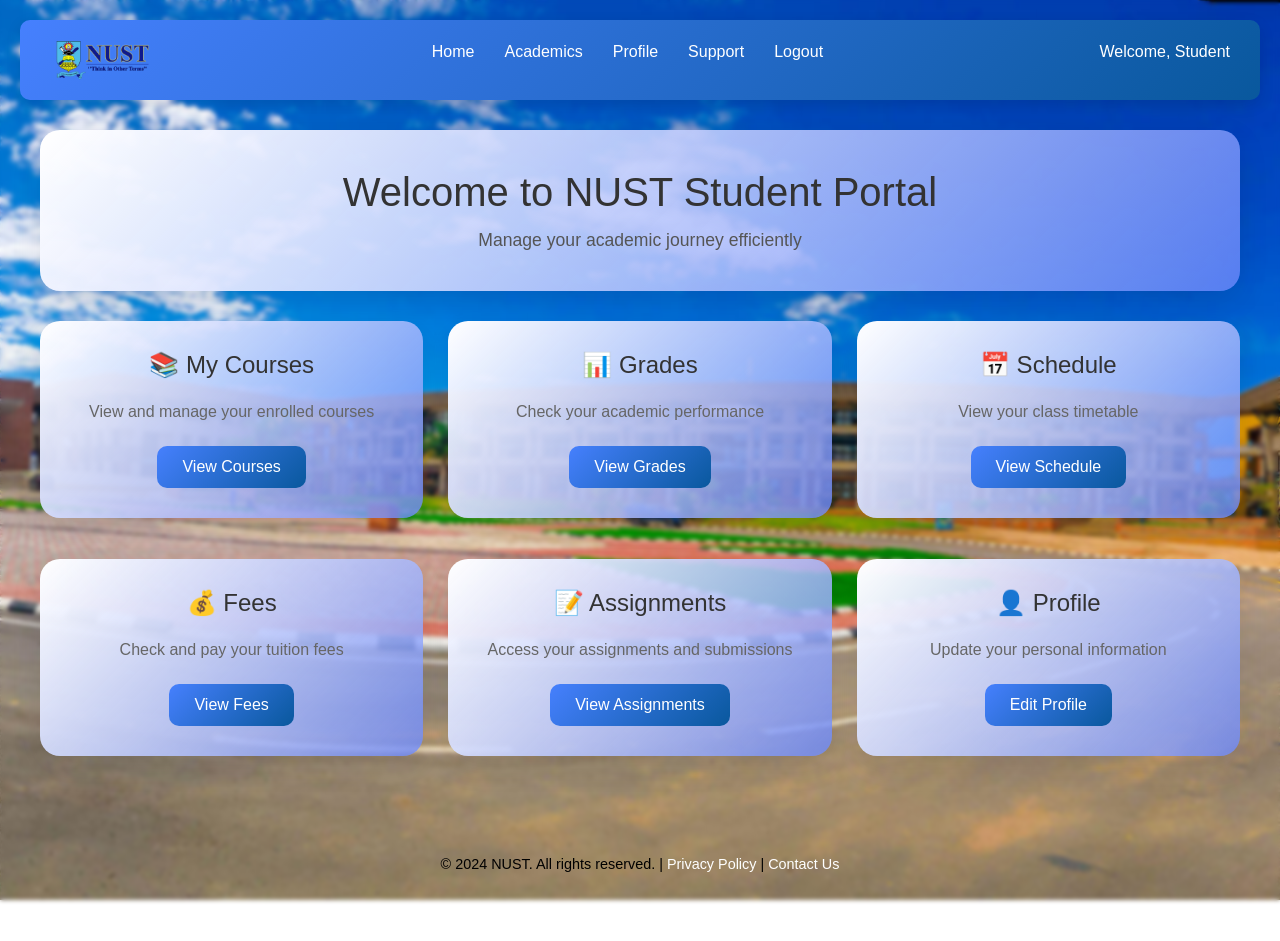
<file: index.html>
<!DOCTYPE html>
<html lang="en">
<head>
    <meta charset="UTF-8">
    <meta name="viewport" content="width=device-width, initial-scale=1.0">
    <title>NUST Student Portal - Home</title>
    <link rel="stylesheet" href="styles.css">
    <style>
        body {
            font-family: 'Segoe UI', Tahoma, Geneva, Verdana, sans-serif;
            background: linear-gradient(135deg, #4680fe 0%, #024179 100%);
            min-height: 100vh;
            margin: 0;
            background-image: url('images/nust_background.jpg');
            background-size: cover;
            background-position: center;
            background-attachment: fixed;
            backdrop-filter: blur(2px);
            padding: 20px;
        }
        .navbar {
            background: linear-gradient(135deg, #4680fe 0%, #09589d 100%);
            padding: 15px 30px;
            border-radius: 10px;
            display: flex;
            justify-content: space-between;
            align-items: center;
            margin-bottom: 30px;
            box-shadow: 0 5px 15px rgba(0, 0, 0, 0.1);
        }
        .navbar img {
            max-height: 50px;
            height: auto;
        }
        .navbar-links {
            display: flex;
            gap: 30px;
        }
        .navbar-links a {
            color: white;
            text-decoration: none;
            font-weight: 500;
            transition: opacity 0.3s;
        }
        .navbar-links a:hover {
            opacity: 0.8;
        }
        .container {
            max-width: 1200px;
            margin: 0 auto;
        }
        .welcome-section {
            background: linear-gradient(135deg, rgb(255, 255, 255) 0%, rgba(107, 136, 250, 0.8) 100%);
            border-radius: 20px;
            padding: 40px;
            margin-bottom: 30px;
            box-shadow: 0 10px 30px rgba(0, 0, 0, 0.1);
            text-align: center;
        }
        .welcome-section h1 {
            color: #333;
            margin: 0 0 15px 0;
            font-size: 2.5em;
            font-weight: 300;
        }
        .welcome-section p {
            color: #555;
            font-size: 1.1em;
            margin: 0;
        }
        .dashboard-grid {
            display: grid;
            grid-template-columns: repeat(auto-fit, minmax(300px, 1fr));
            gap: 25px;
            margin-top: 30px;
        }
        .card {
            background: linear-gradient(135deg, rgb(255, 255, 255) 0%, rgba(107, 136, 250, 0.8) 100%);
            border-radius: 20px;
            padding: 30px;
            box-shadow: 0 10px 30px rgba(0, 0, 0, 0.1);
            text-align: center;
            transition: transform 0.3s, box-shadow 0.3s;
            cursor: pointer;
        }
        .card:hover {
            transform: translateY(-5px);
            box-shadow: 0 15px 40px rgba(0, 0, 0, 0.2);
        }
        .card h3 {
            color: #333;
            margin-top: 0;
            font-size: 1.5em;
            font-weight: 500;
        }
        .card p {
            color: #666;
            margin: 10px 0;
        }
        .card-button {
            background: linear-gradient(135deg, #4680fe 0%, #09589d 100%);
            color: white;
            border: none;
            border-radius: 10px;
            padding: 12px 25px;
            font-size: 16px;
            cursor: pointer;
            transition: transform 0.2s, box-shadow 0.2s;
            margin-top: 15px;
        }
        .card-button:hover {
            transform: translateY(-2px);
            box-shadow: 0 5px 15px rgba(0, 0, 0, 0.2);
        }
        .footer {
            text-align: center;
            padding: 20px;
            color: white;
            margin-top: 50px;
            font-size: 0.9em;
        }
        .user-profile {
            color: white;
            font-weight: 500;
            display: flex;
            align-items: center;
            gap: 10px;
        }
    </style>
</head>
<body>
    <div class="navbar">
        <img src="images/nust logo.png" alt="NUST Logo">
        <div class="navbar-links">
            <a href="homepage.html">Home</a>
            <a href="academics.html">Academics</a>
            <a href="profile.html">Profile</a>
            <a href="support.html">Support</a>
            <a href="logout.html">Logout</a>
        </div>
        <div class="user-profile">
            <span>Welcome, Student</span>
        </div>
    </div>

    <div class="container">
        <div class="welcome-section">
            <h1>Welcome to NUST Student Portal</h1>
            <p>Manage your academic journey efficiently</p>
        </div>

        <div class="dashboard-grid">
            <div class="card">
                <h3>📚 My Courses</h3>
                <p>View and manage your enrolled courses</p>
                <button class="card-button">View Courses</button>
            </div>

            <div class="card">
                <h3>📊 Grades</h3>
                <p>Check your academic performance</p>
                <button class="card-button">View Grades</button>
            </div>

            <div class="card">
                <h3>📅 Schedule</h3>
                <p>View your class timetable</p>
                <button class="card-button">View Schedule</button>
            </div>

            <div class="card">
                <h3>💰 Fees</h3>
                <p>Check and pay your tuition fees</p>
                <button class="card-button">View Fees</button>
            </div>

            <div class="card">
                <h3>📝 Assignments</h3>
                <p>Access your assignments and submissions</p>
                <button class="card-button">View Assignments</button>
            </div>

            <div class="card">
                <h3>👤 Profile</h3>
                <p>Update your personal information</p>
                <button class="card-button">Edit Profile</button>
            </div>
        </div>
    </div>

    <div class="footer">
        <p>&copy; 2024 NUST. All rights reserved. | <a href="#" style="color: white; text-decoration: none;">Privacy Policy</a> | <a href="#" style="color: white; text-decoration: none;">Contact Us</a></p>
    </div>
</body>
</html>
</file>
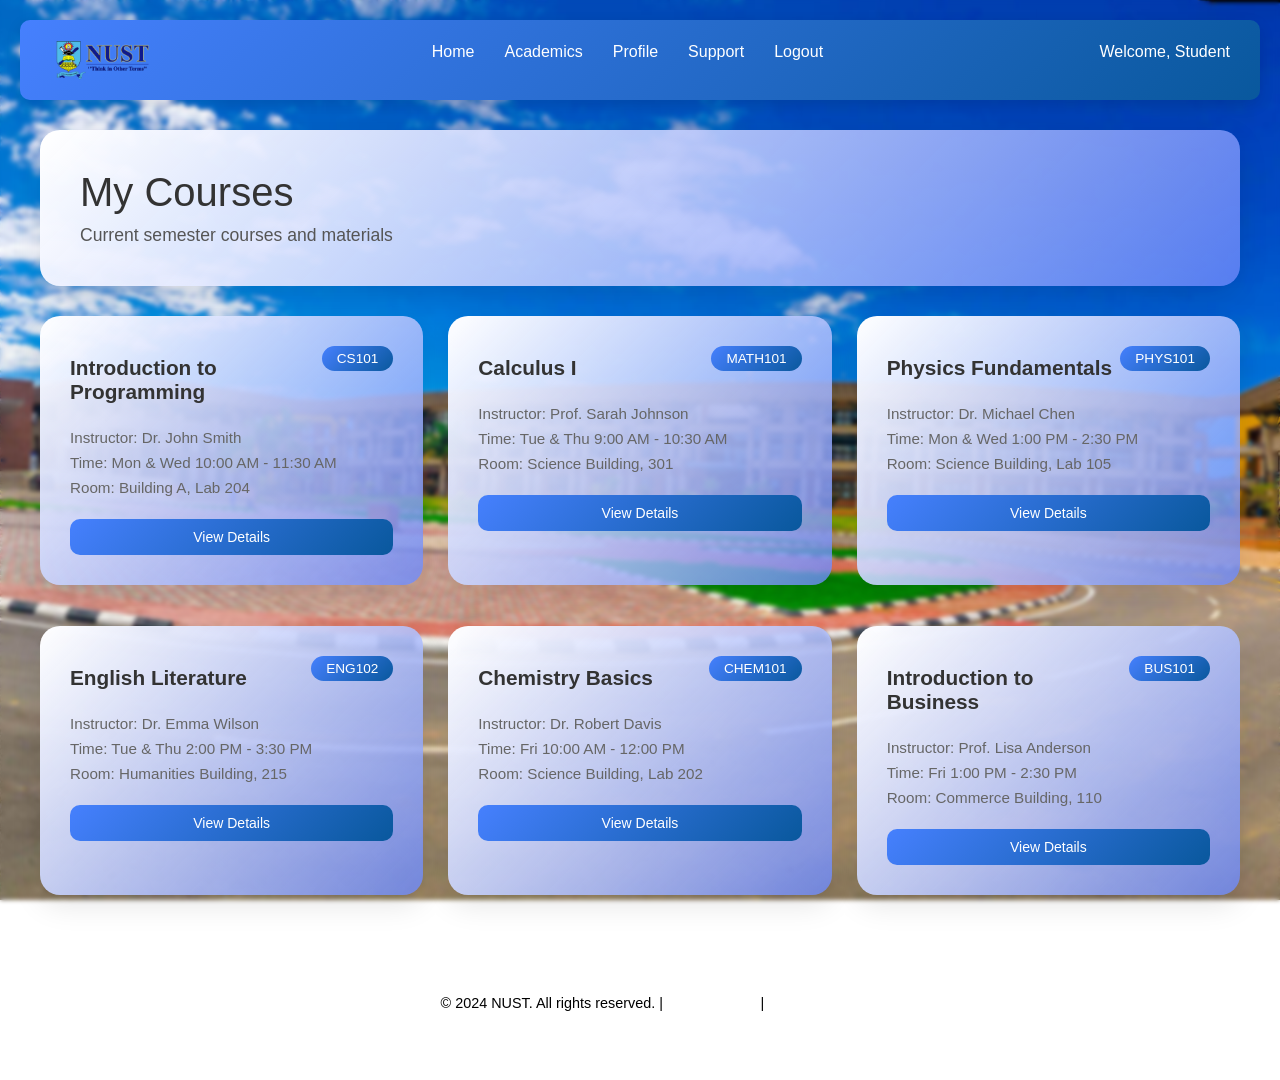
<file: academics.html>
<!DOCTYPE html>
<html lang="en">
<head>
    <meta charset="UTF-8">
    <meta name="viewport" content="width=device-width, initial-scale=1.0">
    <title>Academics - NUST Student Portal</title>
    <link rel="stylesheet" href="styles.css">
    <style>
        body {
            font-family: 'Segoe UI', Tahoma, Geneva, Verdana, sans-serif;
            background: linear-gradient(135deg, #4680fe 0%, #024179 100%);
            min-height: 100vh;
            margin: 0;
            background-image: url('images/nust_background.jpg');
            background-size: cover;
            background-position: center;
            background-attachment: fixed;
            backdrop-filter: blur(2px);
            padding: 20px;
        }
        .navbar {
            background: linear-gradient(135deg, #4680fe 0%, #09589d 100%);
            padding: 15px 30px;
            border-radius: 10px;
            display: flex;
            justify-content: space-between;
            align-items: center;
            margin-bottom: 30px;
            box-shadow: 0 5px 15px rgba(0, 0, 0, 0.1);
        }
        .navbar img {
            max-height: 50px;
            height: auto;
        }
        .navbar-links {
            display: flex;
            gap: 30px;
        }
        .navbar-links a {
            color: white;
            text-decoration: none;
            font-weight: 500;
            transition: opacity 0.3s;
        }
        .navbar-links a:hover {
            opacity: 0.8;
        }
        .container {
            max-width: 1200px;
            margin: 0 auto;
        }
        .page-header {
            background: linear-gradient(135deg, rgb(255, 255, 255) 0%, rgba(107, 136, 250, 0.8) 100%);
            border-radius: 20px;
            padding: 40px;
            margin-bottom: 30px;
            box-shadow: 0 10px 30px rgba(0, 0, 0, 0.1);
        }
        .page-header h1 {
            color: #333;
            margin: 0 0 10px 0;
            font-size: 2.5em;
            font-weight: 300;
        }
        .page-header p {
            color: #555;
            margin: 0;
            font-size: 1.1em;
        }
        .courses-list {
            display: grid;
            grid-template-columns: repeat(auto-fit, minmax(350px, 1fr));
            gap: 25px;
            margin-top: 30px;
        }
        .course-card {
            background: linear-gradient(135deg, rgb(255, 255, 255) 0%, rgba(107, 136, 250, 0.8) 100%);
            border-radius: 20px;
            padding: 30px;
            box-shadow: 0 10px 30px rgba(0, 0, 0, 0.1);
            transition: transform 0.3s, box-shadow 0.3s;
        }
        .course-card:hover {
            transform: translateY(-5px);
            box-shadow: 0 15px 40px rgba(0, 0, 0, 0.2);
        }
        .course-header {
            display: flex;
            justify-content: space-between;
            align-items: start;
            margin-bottom: 15px;
        }
        .course-code {
            background: linear-gradient(135deg, #4680fe 0%, #09589d 100%);
            color: white;
            padding: 5px 15px;
            border-radius: 20px;
            font-size: 0.85em;
            font-weight: 500;
        }
        .course-card h3 {
            color: #333;
            margin: 10px 0;
            font-size: 1.3em;
        }
        .course-info {
            color: #666;
            font-size: 0.95em;
            margin: 8px 0;
        }
        .course-button {
            background: linear-gradient(135deg, #4680fe 0%, #09589d 100%);
            color: white;
            border: none;
            border-radius: 10px;
            padding: 10px 20px;
            font-size: 14px;
            cursor: pointer;
            transition: transform 0.2s, box-shadow 0.2s;
            margin-top: 15px;
            width: 100%;
        }
        .course-button:hover {
            transform: translateY(-2px);
            box-shadow: 0 5px 15px rgba(0, 0, 0, 0.2);
        }
        .footer {
            text-align: center;
            padding: 20px;
            color: white;
            margin-top: 50px;
            font-size: 0.9em;
        }
        .user-profile {
            color: white;
            font-weight: 500;
            display: flex;
            align-items: center;
            gap: 10px;
        }
    </style>
</head>
<body>
    <div class="navbar">
        <img src="images/nust logo.png" alt="NUST Logo">
        <div class="navbar-links">
            <a href="homepage.html">Home</a>
            <a href="academics.html">Academics</a>
            <a href="profile.html">Profile</a>
            <a href="support.html">Support</a>
            <a href="login.html">Logout</a>
        </div>
        <div class="user-profile">
            <span>Welcome, Student</span>
        </div>
    </div>

    <div class="container">
        <div class="page-header">
            <h1>My Courses</h1>
            <p>Current semester courses and materials</p>
        </div>

        <div class="courses-list">
            <div class="course-card">
                <div class="course-header">
                    <h3>Introduction to Programming</h3>
                    <span class="course-code">CS101</span>
                </div>
                <div class="course-info">Instructor: Dr. John Smith</div>
                <div class="course-info">Time: Mon & Wed 10:00 AM - 11:30 AM</div>
                <div class="course-info">Room: Building A, Lab 204</div>
                <button class="course-button">View Details</button>
            </div>

            <div class="course-card">
                <div class="course-header">
                    <h3>Calculus I</h3>
                    <span class="course-code">MATH101</span>
                </div>
                <div class="course-info">Instructor: Prof. Sarah Johnson</div>
                <div class="course-info">Time: Tue & Thu 9:00 AM - 10:30 AM</div>
                <div class="course-info">Room: Science Building, 301</div>
                <button class="course-button">View Details</button>
            </div>

            <div class="course-card">
                <div class="course-header">
                    <h3>Physics Fundamentals</h3>
                    <span class="course-code">PHYS101</span>
                </div>
                <div class="course-info">Instructor: Dr. Michael Chen</div>
                <div class="course-info">Time: Mon & Wed 1:00 PM - 2:30 PM</div>
                <div class="course-info">Room: Science Building, Lab 105</div>
                <button class="course-button">View Details</button>
            </div>

            <div class="course-card">
                <div class="course-header">
                    <h3>English Literature</h3>
                    <span class="course-code">ENG102</span>
                </div>
                <div class="course-info">Instructor: Dr. Emma Wilson</div>
                <div class="course-info">Time: Tue & Thu 2:00 PM - 3:30 PM</div>
                <div class="course-info">Room: Humanities Building, 215</div>
                <button class="course-button">View Details</button>
            </div>

            <div class="course-card">
                <div class="course-header">
                    <h3>Chemistry Basics</h3>
                    <span class="course-code">CHEM101</span>
                </div>
                <div class="course-info">Instructor: Dr. Robert Davis</div>
                <div class="course-info">Time: Fri 10:00 AM - 12:00 PM</div>
                <div class="course-info">Room: Science Building, Lab 202</div>
                <button class="course-button">View Details</button>
            </div>

            <div class="course-card">
                <div class="course-header">
                    <h3>Introduction to Business</h3>
                    <span class="course-code">BUS101</span>
                </div>
                <div class="course-info">Instructor: Prof. Lisa Anderson</div>
                <div class="course-info">Time: Fri 1:00 PM - 2:30 PM</div>
                <div class="course-info">Room: Commerce Building, 110</div>
                <button class="course-button">View Details</button>
            </div>
        </div>
    </div>

    <div class="footer">
        <p>&copy; 2024 NUST. All rights reserved. | <a href="#" style="color: white; text-decoration: none;">Privacy Policy</a> | <a href="#" style="color: white; text-decoration: none;">Contact Us</a></p>
    </div>
</body>
</html>
</file>
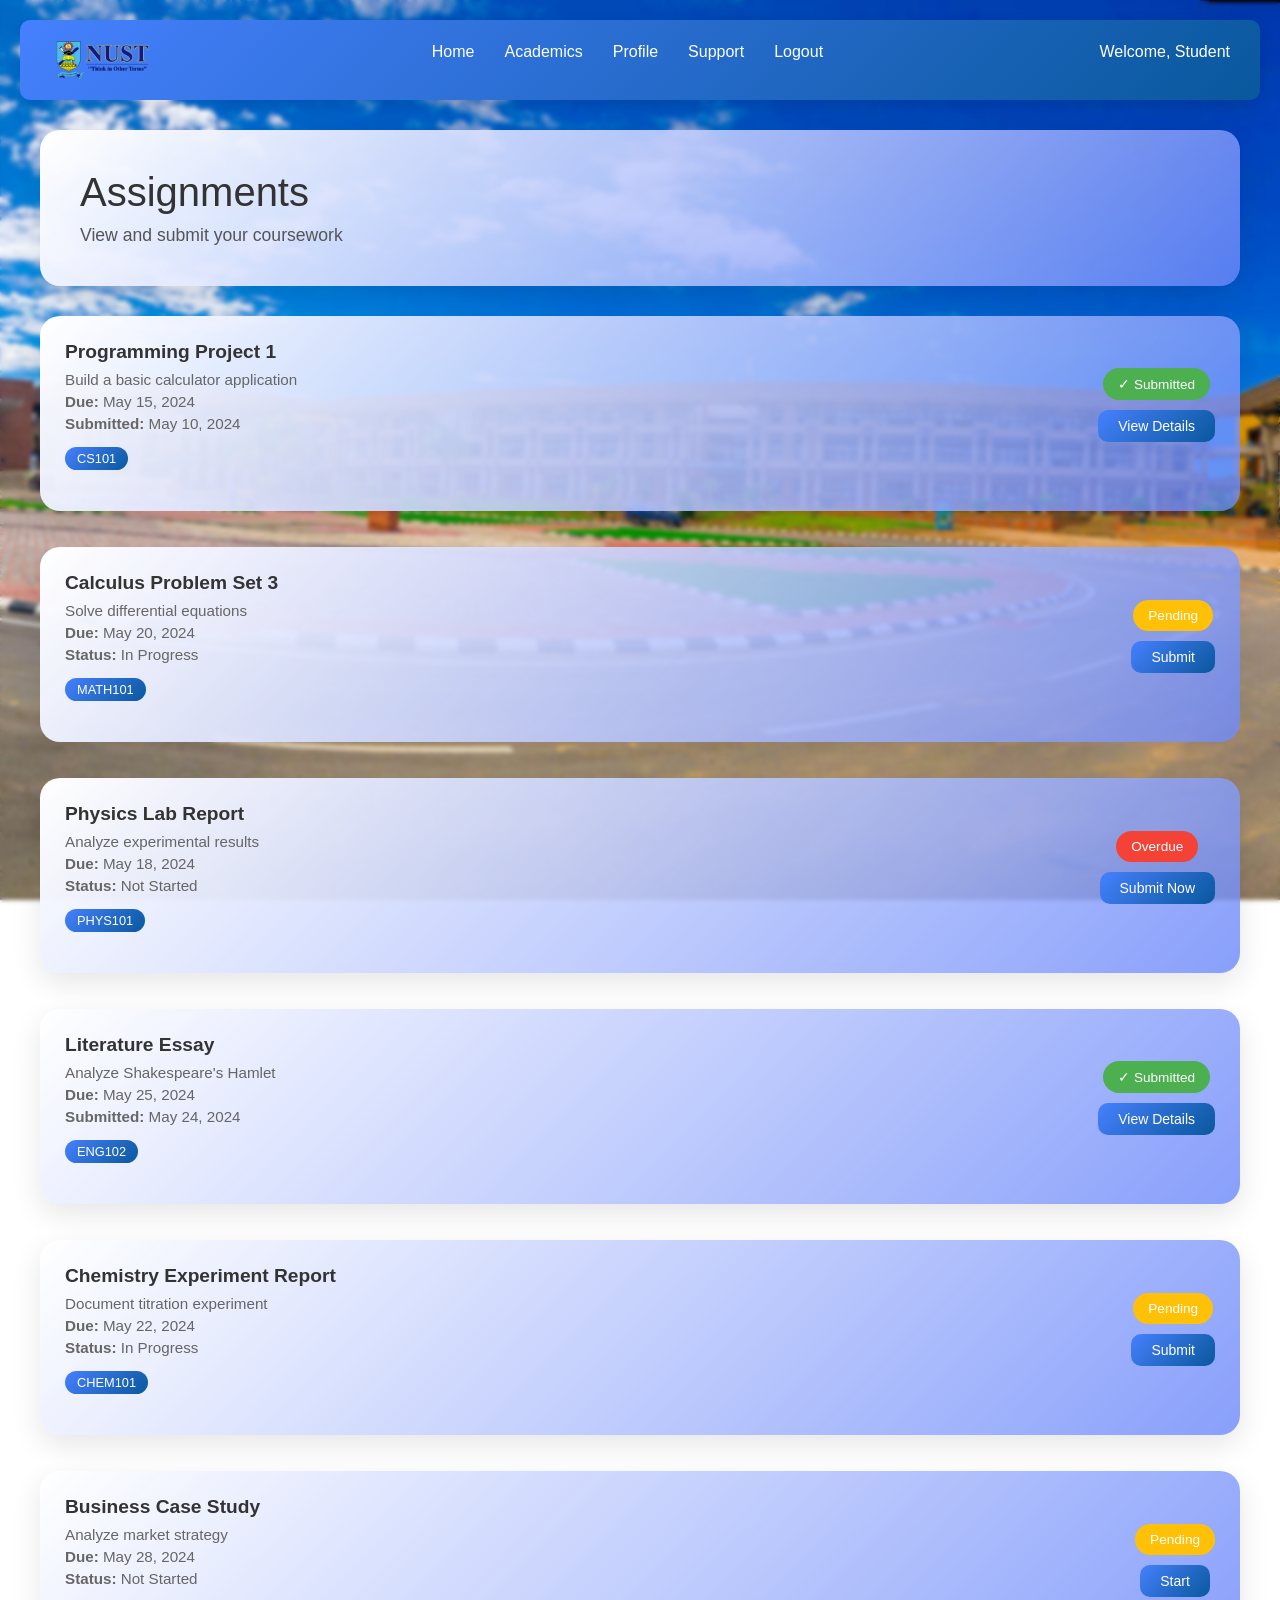
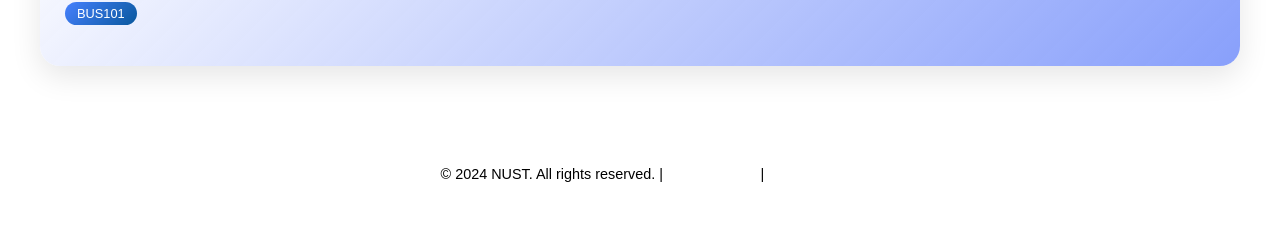
<file: assignments.html>
<!DOCTYPE html>
<html lang="en">
<head>
    <meta charset="UTF-8">
    <meta name="viewport" content="width=device-width, initial-scale=1.0">
    <title>Assignments - NUST Student Portal</title>
    <link rel="stylesheet" href="styles.css">
    <style>
        body {
            font-family: 'Segoe UI', Tahoma, Geneva, Verdana, sans-serif;
            background: linear-gradient(135deg, #4680fe 0%, #024179 100%);
            min-height: 100vh;
            margin: 0;
            background-image: url('images/nust_background.jpg');
            background-size: cover;
            background-position: center;
            background-attachment: fixed;
            backdrop-filter: blur(2px);
            padding: 20px;
        }
        .navbar {
            background: linear-gradient(135deg, #4680fe 0%, #09589d 100%);
            padding: 15px 30px;
            border-radius: 10px;
            display: flex;
            justify-content: space-between;
            align-items: center;
            margin-bottom: 30px;
            box-shadow: 0 5px 15px rgba(0, 0, 0, 0.1);
        }
        .navbar img {
            max-height: 50px;
            height: auto;
        }
        .navbar-links {
            display: flex;
            gap: 30px;
        }
        .navbar-links a {
            color: white;
            text-decoration: none;
            font-weight: 500;
            transition: opacity 0.3s;
        }
        .navbar-links a:hover {
            opacity: 0.8;
        }
        .container {
            max-width: 1200px;
            margin: 0 auto;
        }
        .page-header {
            background: linear-gradient(135deg, rgb(255, 255, 255) 0%, rgba(107, 136, 250, 0.8) 100%);
            border-radius: 20px;
            padding: 40px;
            margin-bottom: 30px;
            box-shadow: 0 10px 30px rgba(0, 0, 0, 0.1);
        }
        .page-header h1 {
            color: #333;
            margin: 0 0 10px 0;
            font-size: 2.5em;
            font-weight: 300;
        }
        .page-header p {
            color: #555;
            margin: 0;
            font-size: 1.1em;
        }
        .assignments-list {
            display: grid;
            gap: 20px;
            margin-top: 30px;
        }
        .assignment-card {
            background: linear-gradient(135deg, rgb(255, 255, 255) 0%, rgba(107, 136, 250, 0.8) 100%);
            border-radius: 20px;
            padding: 25px;
            box-shadow: 0 10px 30px rgba(0, 0, 0, 0.1);
            display: flex;
            justify-content: space-between;
            align-items: center;
            transition: transform 0.3s, box-shadow 0.3s;
        }
        .assignment-card:hover {
            transform: translateY(-3px);
            box-shadow: 0 15px 40px rgba(0, 0, 0, 0.2);
        }
        .assignment-details h3 {
            color: #333;
            margin: 0 0 8px 0;
            font-size: 1.2em;
        }
        .assignment-details p {
            color: #666;
            margin: 5px 0;
            font-size: 0.95em;
        }
        .assignment-course {
            display: inline-block;
            background: linear-gradient(135deg, #4680fe 0%, #09589d 100%);
            color: white;
            padding: 4px 12px;
            border-radius: 15px;
            font-size: 0.8em;
            font-weight: 500;
            margin-top: 10px;
        }
        .assignment-status {
            display: flex;
            flex-direction: column;
            align-items: center;
            gap: 10px;
        }
        .status-badge {
            display: inline-block;
            padding: 8px 15px;
            border-radius: 20px;
            font-size: 0.85em;
            font-weight: 500;
        }
        .status-submitted {
            background-color: #4CAF50;
            color: white;
        }
        .status-pending {
            background-color: #FFC107;
            color: white;
        }
        .status-overdue {
            background-color: #f44336;
            color: white;
        }
        .action-button {
            background: linear-gradient(135deg, #4680fe 0%, #09589d 100%);
            color: white;
            border: none;
            border-radius: 10px;
            padding: 8px 20px;
            font-size: 14px;
            cursor: pointer;
            transition: transform 0.2s, box-shadow 0.2s;
        }
        .action-button:hover {
            transform: translateY(-2px);
            box-shadow: 0 5px 15px rgba(0, 0, 0, 0.2);
        }
        .footer {
            text-align: center;
            padding: 20px;
            color: white;
            margin-top: 50px;
            font-size: 0.9em;
        }
        .user-profile {
            color: white;
            font-weight: 500;
            display: flex;
            align-items: center;
            gap: 10px;
        }
        @media (max-width: 768px) {
            .assignment-card {
                flex-direction: column;
                align-items: flex-start;
            }
            .assignment-status {
                align-items: flex-start;
                width: 100%;
                margin-top: 15px;
            }
        }
    </style>
</head>
<body>
    <div class="navbar">
        <img src="images/nust logo.png" alt="NUST Logo">
        <div class="navbar-links">
            <a href="homepage.html">Home</a>
            <a href="academics.html">Academics</a>
            <a href="profile.html">Profile</a>
            <a href="support.html">Support</a>
            <a href="login.html">Logout</a>
        </div>
        <div class="user-profile">
            <span>Welcome, Student</span>
        </div>
    </div>

    <div class="container">
        <div class="page-header">
            <h1>Assignments</h1>
            <p>View and submit your coursework</p>
        </div>

        <div class="assignments-list">
            <div class="assignment-card">
                <div class="assignment-details">
                    <h3>Programming Project 1</h3>
                    <p>Build a basic calculator application</p>
                    <p><strong>Due:</strong> May 15, 2024</p>
                    <p><strong>Submitted:</strong> May 10, 2024</p>
                    <span class="assignment-course">CS101</span>
                </div>
                <div class="assignment-status">
                    <span class="status-badge status-submitted">✓ Submitted</span>
                    <button class="action-button">View Details</button>
                </div>
            </div>

            <div class="assignment-card">
                <div class="assignment-details">
                    <h3>Calculus Problem Set 3</h3>
                    <p>Solve differential equations</p>
                    <p><strong>Due:</strong> May 20, 2024</p>
                    <p><strong>Status:</strong> In Progress</p>
                    <span class="assignment-course">MATH101</span>
                </div>
                <div class="assignment-status">
                    <span class="status-badge status-pending">Pending</span>
                    <button class="action-button">Submit</button>
                </div>
            </div>

            <div class="assignment-card">
                <div class="assignment-details">
                    <h3>Physics Lab Report</h3>
                    <p>Analyze experimental results</p>
                    <p><strong>Due:</strong> May 18, 2024</p>
                    <p><strong>Status:</strong> Not Started</p>
                    <span class="assignment-course">PHYS101</span>
                </div>
                <div class="assignment-status">
                    <span class="status-badge status-overdue">Overdue</span>
                    <button class="action-button">Submit Now</button>
                </div>
            </div>

            <div class="assignment-card">
                <div class="assignment-details">
                    <h3>Literature Essay</h3>
                    <p>Analyze Shakespeare's Hamlet</p>
                    <p><strong>Due:</strong> May 25, 2024</p>
                    <p><strong>Submitted:</strong> May 24, 2024</p>
                    <span class="assignment-course">ENG102</span>
                </div>
                <div class="assignment-status">
                    <span class="status-badge status-submitted">✓ Submitted</span>
                    <button class="action-button">View Details</button>
                </div>
            </div>

            <div class="assignment-card">
                <div class="assignment-details">
                    <h3>Chemistry Experiment Report</h3>
                    <p>Document titration experiment</p>
                    <p><strong>Due:</strong> May 22, 2024</p>
                    <p><strong>Status:</strong> In Progress</p>
                    <span class="assignment-course">CHEM101</span>
                </div>
                <div class="assignment-status">
                    <span class="status-badge status-pending">Pending</span>
                    <button class="action-button">Submit</button>
                </div>
            </div>

            <div class="assignment-card">
                <div class="assignment-details">
                    <h3>Business Case Study</h3>
                    <p>Analyze market strategy</p>
                    <p><strong>Due:</strong> May 28, 2024</p>
                    <p><strong>Status:</strong> Not Started</p>
                    <span class="assignment-course">BUS101</span>
                </div>
                <div class="assignment-status">
                    <span class="status-badge status-pending">Pending</span>
                    <button class="action-button">Start</button>
                </div>
            </div>
        </div>
    </div>

    <div class="footer">
        <p>&copy; 2024 NUST. All rights reserved. | <a href="#" style="color: white; text-decoration: none;">Privacy Policy</a> | <a href="#" style="color: white; text-decoration: none;">Contact Us</a></p>
    </div>
</body>
</html>
</file>
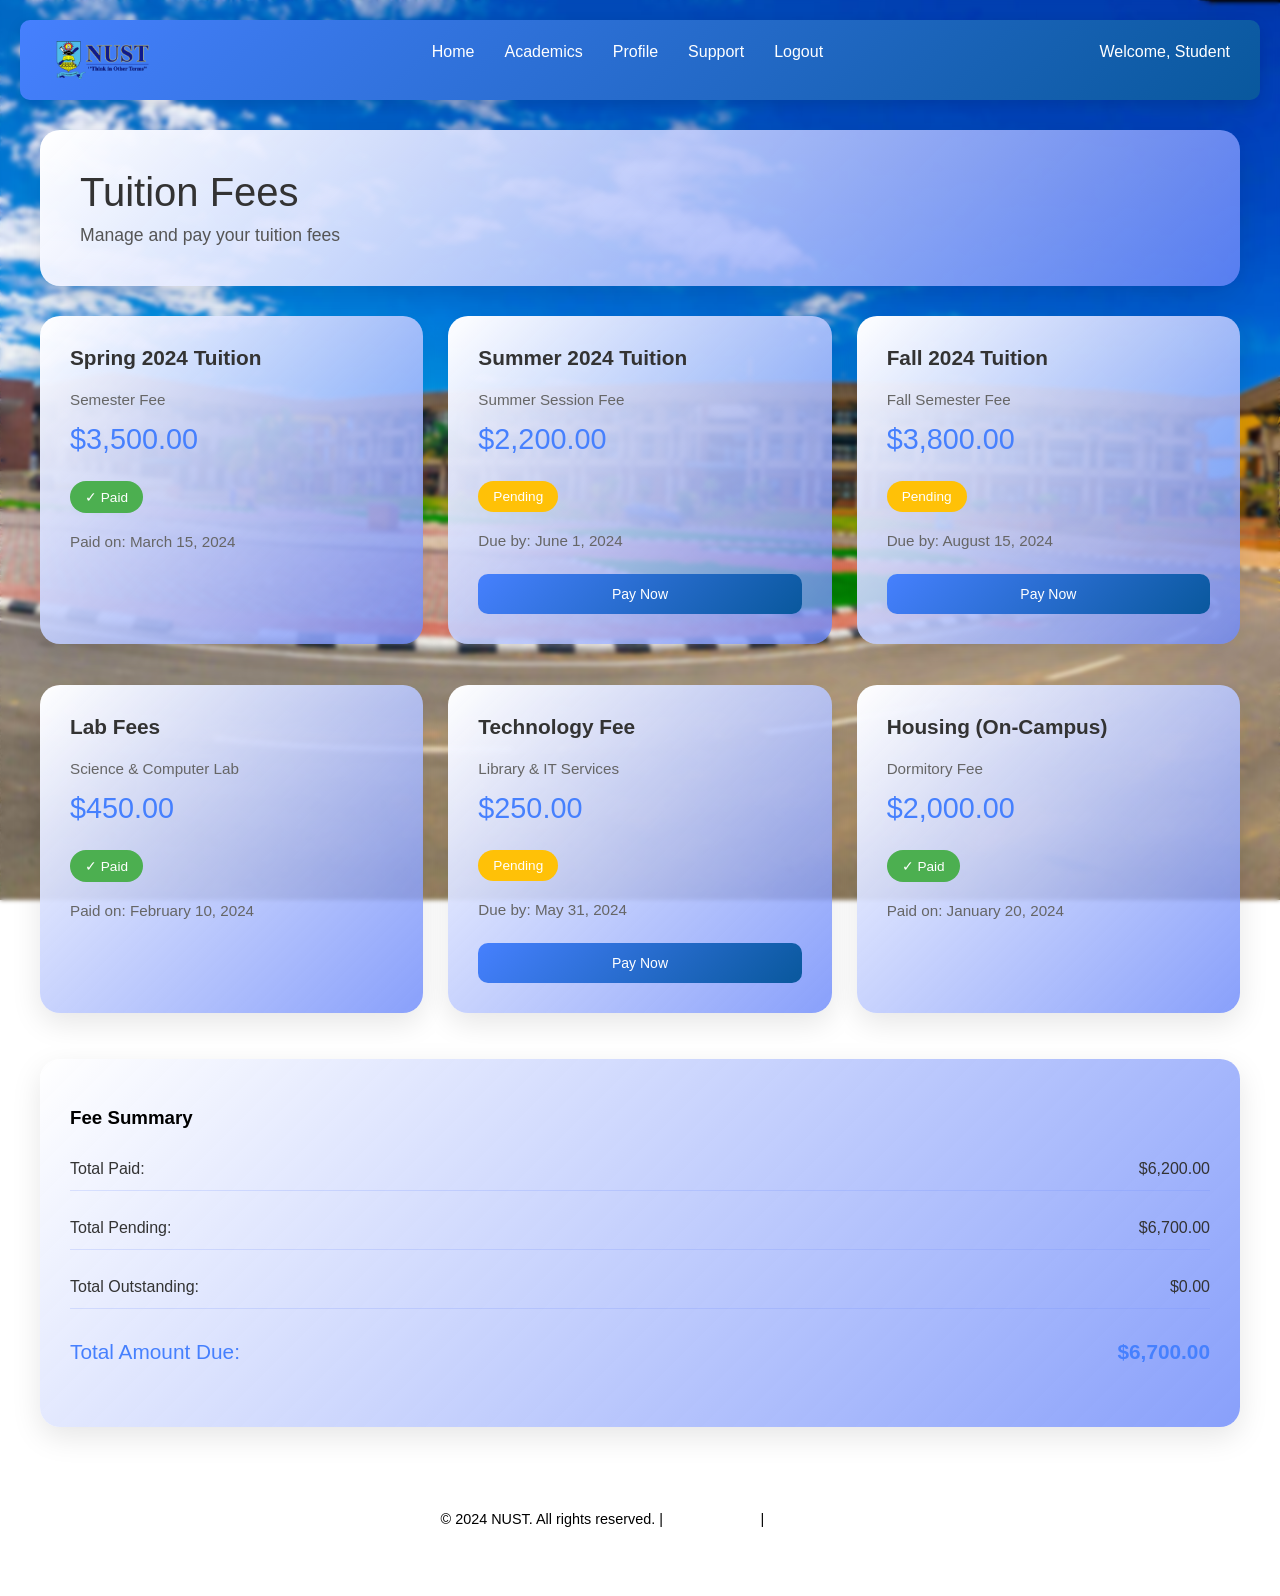
<file: fees.html>
<!DOCTYPE html>
<html lang="en">
<head>
    <meta charset="UTF-8">
    <meta name="viewport" content="width=device-width, initial-scale=1.0">
    <title>Fees - NUST Student Portal</title>
    <link rel="stylesheet" href="styles.css">
    <style>
        body {
            font-family: 'Segoe UI', Tahoma, Geneva, Verdana, sans-serif;
            background: linear-gradient(135deg, #4680fe 0%, #024179 100%);
            min-height: 100vh;
            margin: 0;
            background-image: url('images/nust_background.jpg');
            background-size: cover;
            background-position: center;
            background-attachment: fixed;
            backdrop-filter: blur(2px);
            padding: 20px;
        }
        .navbar {
            background: linear-gradient(135deg, #4680fe 0%, #09589d 100%);
            padding: 15px 30px;
            border-radius: 10px;
            display: flex;
            justify-content: space-between;
            align-items: center;
            margin-bottom: 30px;
            box-shadow: 0 5px 15px rgba(0, 0, 0, 0.1);
        }
        .navbar img {
            max-height: 50px;
            height: auto;
        }
        .navbar-links {
            display: flex;
            gap: 30px;
        }
        .navbar-links a {
            color: white;
            text-decoration: none;
            font-weight: 500;
            transition: opacity 0.3s;
        }
        .navbar-links a:hover {
            opacity: 0.8;
        }
        .container {
            max-width: 1200px;
            margin: 0 auto;
        }
        .page-header {
            background: linear-gradient(135deg, rgb(255, 255, 255) 0%, rgba(107, 136, 250, 0.8) 100%);
            border-radius: 20px;
            padding: 40px;
            margin-bottom: 30px;
            box-shadow: 0 10px 30px rgba(0, 0, 0, 0.1);
        }
        .page-header h1 {
            color: #333;
            margin: 0 0 10px 0;
            font-size: 2.5em;
            font-weight: 300;
        }
        .page-header p {
            color: #555;
            margin: 0;
            font-size: 1.1em;
        }
        .fees-grid {
            display: grid;
            grid-template-columns: repeat(auto-fit, minmax(300px, 1fr));
            gap: 25px;
            margin-top: 30px;
        }
        .fee-card {
            background: linear-gradient(135deg, rgb(255, 255, 255) 0%, rgba(107, 136, 250, 0.8) 100%);
            border-radius: 20px;
            padding: 30px;
            box-shadow: 0 10px 30px rgba(0, 0, 0, 0.1);
        }
        .fee-card h3 {
            color: #333;
            margin-top: 0;
            font-size: 1.3em;
        }
        .fee-info {
            color: #666;
            font-size: 0.95em;
            margin: 10px 0;
        }
        .fee-amount {
            font-size: 1.8em;
            color: #4680fe;
            font-weight: 500;
            margin: 15px 0;
        }
        .status-badge {
            display: inline-block;
            padding: 8px 15px;
            border-radius: 20px;
            font-size: 0.85em;
            font-weight: 500;
            margin: 10px 0;
        }
        .status-paid {
            background-color: #4CAF50;
            color: white;
        }
        .status-pending {
            background-color: #FFC107;
            color: white;
        }
        .status-overdue {
            background-color: #f44336;
            color: white;
        }
        .pay-button {
            background: linear-gradient(135deg, #4680fe 0%, #09589d 100%);
            color: white;
            border: none;
            border-radius: 10px;
            padding: 12px 25px;
            font-size: 14px;
            cursor: pointer;
            transition: transform 0.2s, box-shadow 0.2s;
            width: 100%;
            margin-top: 15px;
        }
        .pay-button:hover {
            transform: translateY(-2px);
            box-shadow: 0 5px 15px rgba(0, 0, 0, 0.2);
        }
        .summary-card {
            background: linear-gradient(135deg, rgb(255, 255, 255) 0%, rgba(107, 136, 250, 0.8) 100%);
            border-radius: 20px;
            padding: 30px;
            box-shadow: 0 10px 30px rgba(0, 0, 0, 0.1);
            margin-top: 30px;
        }
        .summary-row {
            display: flex;
            justify-content: space-between;
            padding: 12px 0;
            border-bottom: 1px solid rgba(107, 136, 250, 0.2);
            color: #333;
        }
        .summary-row:last-child {
            border-bottom: none;
        }
        .summary-label {
            font-weight: 500;
        }
        .summary-total {
            font-size: 1.3em;
            font-weight: 600;
            color: #4680fe;
            padding-top: 15px !important;
        }
        .footer {
            text-align: center;
            padding: 20px;
            color: white;
            margin-top: 50px;
            font-size: 0.9em;
        }
        .user-profile {
            color: white;
            font-weight: 500;
            display: flex;
            align-items: center;
            gap: 10px;
        }
    </style>
</head>
<body>
    <div class="navbar">
        <img src="images/nust logo.png" alt="NUST Logo">
        <div class="navbar-links">
            <a href="homepage.html">Home</a>
            <a href="academics.html">Academics</a>
            <a href="profile.html">Profile</a>
            <a href="support.html">Support</a>
            <a href="login.html">Logout</a>
        </div>
        <div class="user-profile">
            <span>Welcome, Student</span>
        </div>
    </div>

    <div class="container">
        <div class="page-header">
            <h1>Tuition Fees</h1>
            <p>Manage and pay your tuition fees</p>
        </div>

        <div class="fees-grid">
            <div class="fee-card">
                <h3>Spring 2024 Tuition</h3>
                <div class="fee-info">Semester Fee</div>
                <div class="fee-amount">$3,500.00</div>
                <span class="status-badge status-paid">✓ Paid</span>
                <div class="fee-info">Paid on: March 15, 2024</div>
            </div>

            <div class="fee-card">
                <h3>Summer 2024 Tuition</h3>
                <div class="fee-info">Summer Session Fee</div>
                <div class="fee-amount">$2,200.00</div>
                <span class="status-badge status-pending">Pending</span>
                <div class="fee-info">Due by: June 1, 2024</div>
                <button class="pay-button">Pay Now</button>
            </div>

            <div class="fee-card">
                <h3>Fall 2024 Tuition</h3>
                <div class="fee-info">Fall Semester Fee</div>
                <div class="fee-amount">$3,800.00</div>
                <span class="status-badge status-pending">Pending</span>
                <div class="fee-info">Due by: August 15, 2024</div>
                <button class="pay-button">Pay Now</button>
            </div>

            <div class="fee-card">
                <h3>Lab Fees</h3>
                <div class="fee-info">Science & Computer Lab</div>
                <div class="fee-amount">$450.00</div>
                <span class="status-badge status-paid">✓ Paid</span>
                <div class="fee-info">Paid on: February 10, 2024</div>
            </div>

            <div class="fee-card">
                <h3>Technology Fee</h3>
                <div class="fee-info">Library & IT Services</div>
                <div class="fee-amount">$250.00</div>
                <span class="status-badge status-pending">Pending</span>
                <div class="fee-info">Due by: May 31, 2024</div>
                <button class="pay-button">Pay Now</button>
            </div>

            <div class="fee-card">
                <h3>Housing (On-Campus)</h3>
                <div class="fee-info">Dormitory Fee</div>
                <div class="fee-amount">$2,000.00</div>
                <span class="status-badge status-paid">✓ Paid</span>
                <div class="fee-info">Paid on: January 20, 2024</div>
            </div>
        </div>

        <div class="summary-card">
            <h3>Fee Summary</h3>
            <div class="summary-row">
                <span class="summary-label">Total Paid:</span>
                <span>$6,200.00</span>
            </div>
            <div class="summary-row">
                <span class="summary-label">Total Pending:</span>
                <span>$6,700.00</span>
            </div>
            <div class="summary-row">
                <span class="summary-label">Total Outstanding:</span>
                <span>$0.00</span>
            </div>
            <div class="summary-row summary-total">
                <span class="summary-label">Total Amount Due:</span>
                <span>$6,700.00</span>
            </div>
        </div>
    </div>

    <div class="footer">
        <p>&copy; 2024 NUST. All rights reserved. | <a href="#" style="color: white; text-decoration: none;">Privacy Policy</a> | <a href="#" style="color: white; text-decoration: none;">Contact Us</a></p>
    </div>
</body>
</html>
</file>
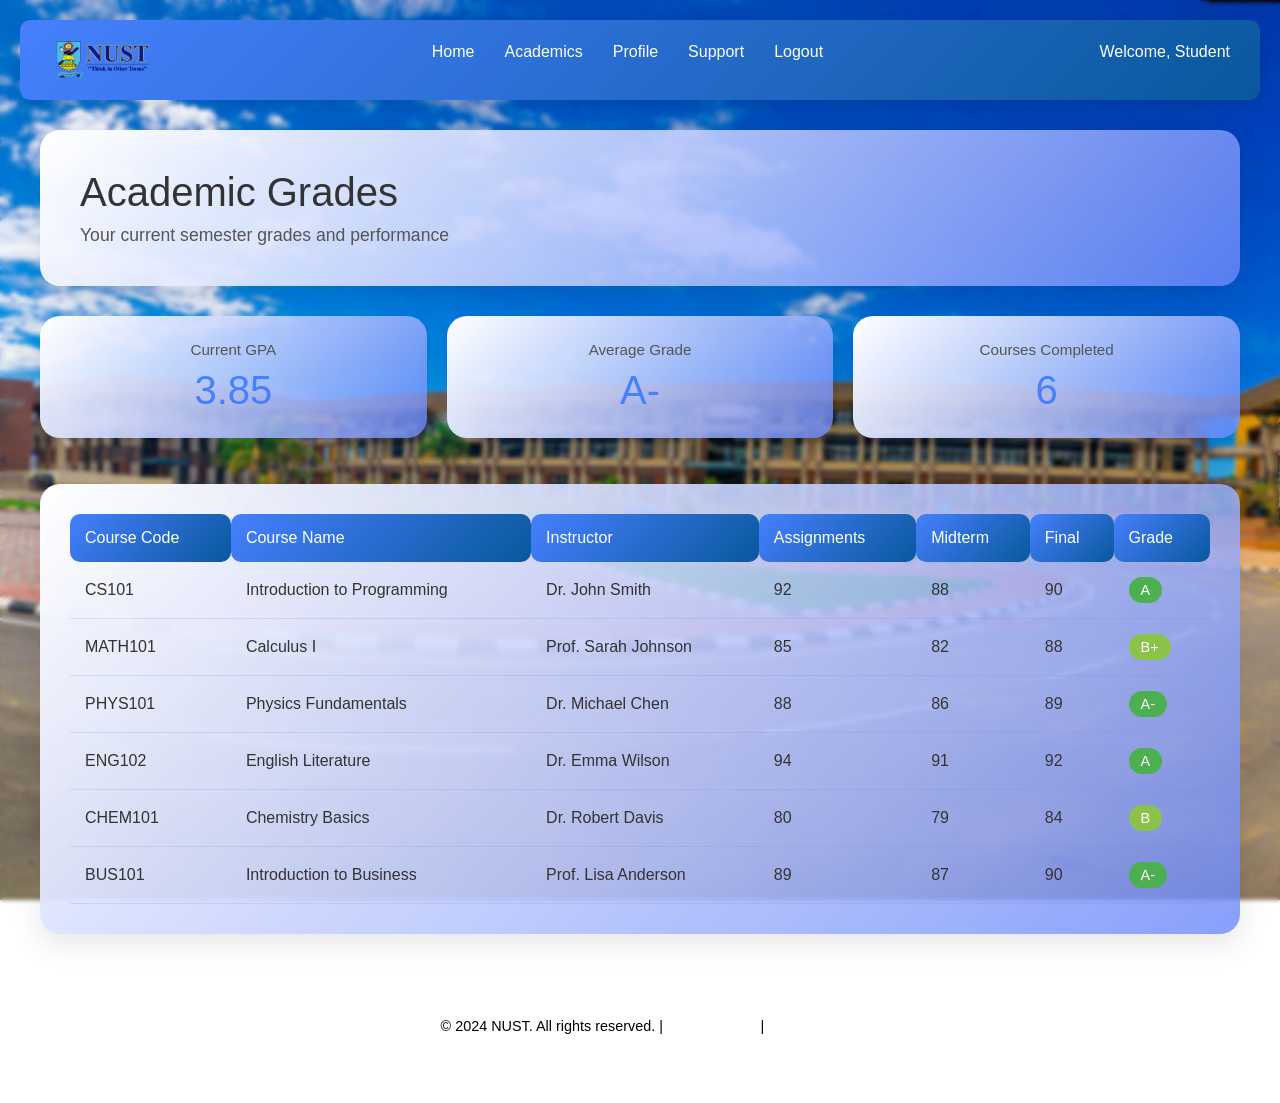
<file: grades.html>
<!DOCTYPE html>
<html lang="en">
<head>
    <meta charset="UTF-8">
    <meta name="viewport" content="width=device-width, initial-scale=1.0">
    <title>Grades - NUST Student Portal</title>
    <link rel="stylesheet" href="styles.css">
    <style>
        body {
            font-family: 'Segoe UI', Tahoma, Geneva, Verdana, sans-serif;
            background: linear-gradient(135deg, #4680fe 0%, #024179 100%);
            min-height: 100vh;
            margin: 0;
            background-image: url('images/nust_background.jpg');
            background-size: cover;
            background-position: center;
            background-attachment: fixed;
            backdrop-filter: blur(2px);
            padding: 20px;
        }
        .navbar {
            background: linear-gradient(135deg, #4680fe 0%, #09589d 100%);
            padding: 15px 30px;
            border-radius: 10px;
            display: flex;
            justify-content: space-between;
            align-items: center;
            margin-bottom: 30px;
            box-shadow: 0 5px 15px rgba(0, 0, 0, 0.1);
        }
        .navbar img {
            max-height: 50px;
            height: auto;
        }
        .navbar-links {
            display: flex;
            gap: 30px;
        }
        .navbar-links a {
            color: white;
            text-decoration: none;
            font-weight: 500;
            transition: opacity 0.3s;
        }
        .navbar-links a:hover {
            opacity: 0.8;
        }
        .container {
            max-width: 1200px;
            margin: 0 auto;
        }
        .page-header {
            background: linear-gradient(135deg, rgb(255, 255, 255) 0%, rgba(107, 136, 250, 0.8) 100%);
            border-radius: 20px;
            padding: 40px;
            margin-bottom: 30px;
            box-shadow: 0 10px 30px rgba(0, 0, 0, 0.1);
        }
        .page-header h1 {
            color: #333;
            margin: 0 0 10px 0;
            font-size: 2.5em;
            font-weight: 300;
        }
        .page-header p {
            color: #555;
            margin: 0;
            font-size: 1.1em;
        }
        .stats-grid {
            display: grid;
            grid-template-columns: repeat(auto-fit, minmax(250px, 1fr));
            gap: 20px;
            margin-bottom: 30px;
        }
        .stat-card {
            background: linear-gradient(135deg, rgb(255, 255, 255) 0%, rgba(107, 136, 250, 0.8) 100%);
            border-radius: 20px;
            padding: 25px;
            box-shadow: 0 10px 30px rgba(0, 0, 0, 0.1);
            text-align: center;
        }
        .stat-card h3 {
            color: #555;
            margin: 0 0 10px 0;
            font-size: 0.95em;
            font-weight: 500;
        }
        .stat-value {
            font-size: 2.5em;
            font-weight: 300;
            color: #4680fe;
            margin: 0;
        }
        .grades-table {
            background: linear-gradient(135deg, rgb(255, 255, 255) 0%, rgba(107, 136, 250, 0.8) 100%);
            border-radius: 20px;
            padding: 30px;
            box-shadow: 0 10px 30px rgba(0, 0, 0, 0.1);
            overflow-x: auto;
        }
        table {
            width: 100%;
            border-collapse: collapse;
        }
        th {
            background: linear-gradient(135deg, #4680fe 0%, #09589d 100%);
            color: white;
            padding: 15px;
            text-align: left;
            font-weight: 500;
            border-radius: 10px;
        }
        td {
            padding: 15px;
            border-bottom: 1px solid rgba(107, 136, 250, 0.2);
            color: #333;
        }
        tr:hover {
            background-color: rgba(107, 136, 250, 0.1);
        }
        .grade-badge {
            display: inline-block;
            padding: 5px 12px;
            border-radius: 20px;
            font-weight: 500;
            font-size: 0.9em;
        }
        .grade-a {
            background-color: #4CAF50;
            color: white;
        }
        .grade-b {
            background-color: #8BC34A;
            color: white;
        }
        .grade-c {
            background-color: #FFC107;
            color: white;
        }
        .footer {
            text-align: center;
            padding: 20px;
            color: white;
            margin-top: 50px;
            font-size: 0.9em;
        }
        .user-profile {
            color: white;
            font-weight: 500;
            display: flex;
            align-items: center;
            gap: 10px;
        }
    </style>
</head>
<body>
    <div class="navbar">
        <img src="images/nust logo.png" alt="NUST Logo">
        <div class="navbar-links">
            <a href="homepage.html">Home</a>
            <a href="academics.html">Academics</a>
            <a href="profile.html">Profile</a>
            <a href="support.html">Support</a>
            <a href="login.html">Logout</a>
        </div>
        <div class="user-profile">
            <span>Welcome, Student</span>
        </div>
    </div>

    <div class="container">
        <div class="page-header">
            <h1>Academic Grades</h1>
            <p>Your current semester grades and performance</p>
        </div>

        <div class="stats-grid">
            <div class="stat-card">
                <h3>Current GPA</h3>
                <p class="stat-value">3.85</p>
            </div>
            <div class="stat-card">
                <h3>Average Grade</h3>
                <p class="stat-value">A-</p>
            </div>
            <div class="stat-card">
                <h3>Courses Completed</h3>
                <p class="stat-value">6</p>
            </div>
        </div>

        <div class="grades-table">
            <table>
                <thead>
                    <tr>
                        <th>Course Code</th>
                        <th>Course Name</th>
                        <th>Instructor</th>
                        <th>Assignments</th>
                        <th>Midterm</th>
                        <th>Final</th>
                        <th>Grade</th>
                    </tr>
                </thead>
                <tbody>
                    <tr>
                        <td>CS101</td>
                        <td>Introduction to Programming</td>
                        <td>Dr. John Smith</td>
                        <td>92</td>
                        <td>88</td>
                        <td>90</td>
                        <td><span class="grade-badge grade-a">A</span></td>
                    </tr>
                    <tr>
                        <td>MATH101</td>
                        <td>Calculus I</td>
                        <td>Prof. Sarah Johnson</td>
                        <td>85</td>
                        <td>82</td>
                        <td>88</td>
                        <td><span class="grade-badge grade-b">B+</span></td>
                    </tr>
                    <tr>
                        <td>PHYS101</td>
                        <td>Physics Fundamentals</td>
                        <td>Dr. Michael Chen</td>
                        <td>88</td>
                        <td>86</td>
                        <td>89</td>
                        <td><span class="grade-badge grade-a">A-</span></td>
                    </tr>
                    <tr>
                        <td>ENG102</td>
                        <td>English Literature</td>
                        <td>Dr. Emma Wilson</td>
                        <td>94</td>
                        <td>91</td>
                        <td>92</td>
                        <td><span class="grade-badge grade-a">A</span></td>
                    </tr>
                    <tr>
                        <td>CHEM101</td>
                        <td>Chemistry Basics</td>
                        <td>Dr. Robert Davis</td>
                        <td>80</td>
                        <td>79</td>
                        <td>84</td>
                        <td><span class="grade-badge grade-b">B</span></td>
                    </tr>
                    <tr>
                        <td>BUS101</td>
                        <td>Introduction to Business</td>
                        <td>Prof. Lisa Anderson</td>
                        <td>89</td>
                        <td>87</td>
                        <td>90</td>
                        <td><span class="grade-badge grade-a">A-</span></td>
                    </tr>
                </tbody>
            </table>
        </div>
    </div>

    <div class="footer">
        <p>&copy; 2024 NUST. All rights reserved. | <a href="#" style="color: white; text-decoration: none;">Privacy Policy</a> | <a href="#" style="color: white; text-decoration: none;">Contact Us</a></p>
    </div>
</body>
</html>
</file>
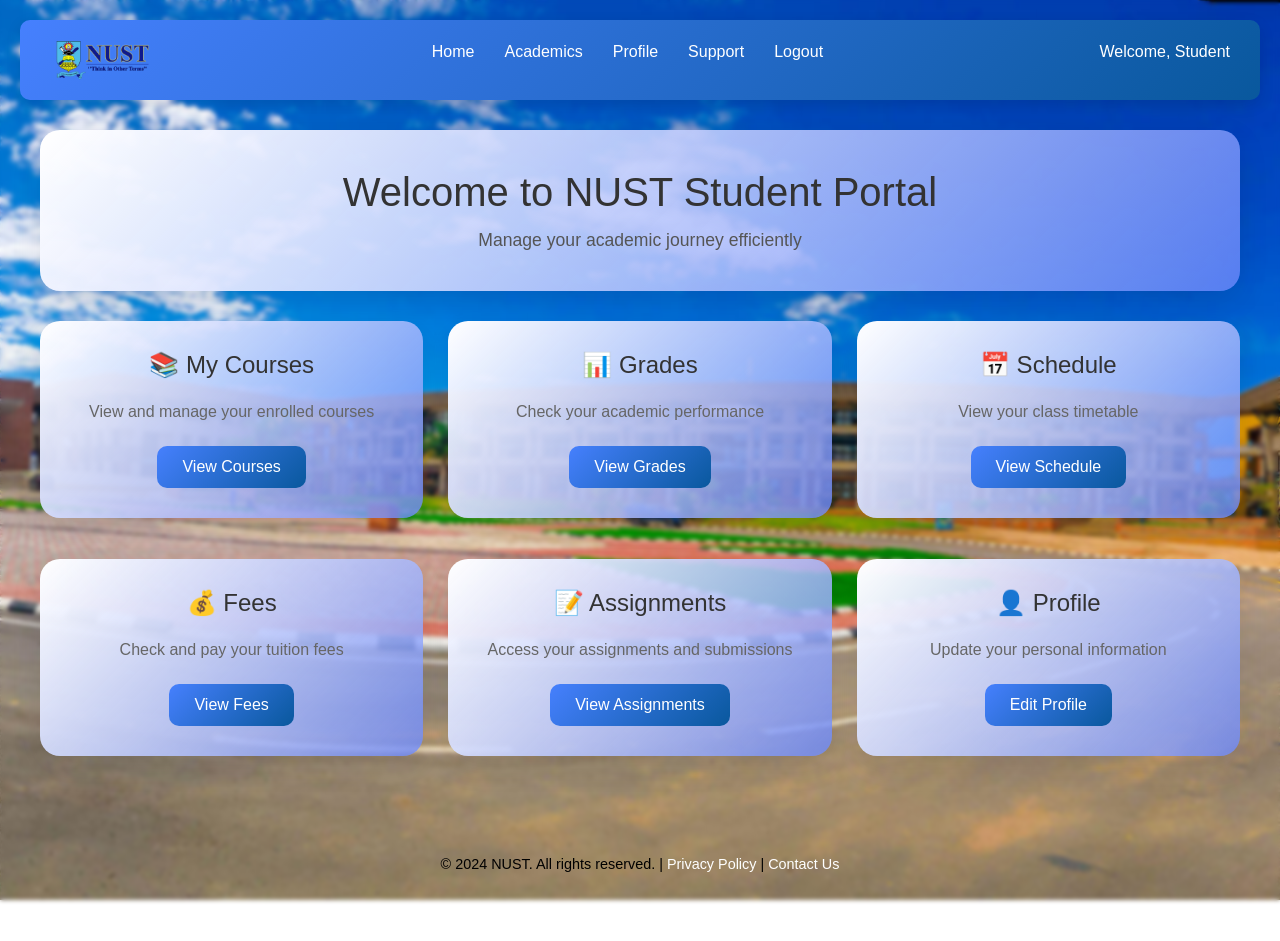
<file: homepage.html>
<!DOCTYPE html>
<html lang="en">
<head>
    <meta charset="UTF-8">
    <meta name="viewport" content="width=device-width, initial-scale=1.0">
    <title>NUST Student Portal - Home</title>
    <link rel="stylesheet" href="styles.css">
    <style>
        body {
            font-family: 'Segoe UI', Tahoma, Geneva, Verdana, sans-serif;
            background: linear-gradient(135deg, #4680fe 0%, #024179 100%);
            min-height: 100vh;
            margin: 0;
            background-image: url('images/nust_background.jpg');
            background-size: cover;
            background-position: center;
            background-attachment: fixed;
            backdrop-filter: blur(2px);
            padding: 20px;
        }
        .navbar {
            background: linear-gradient(135deg, #4680fe 0%, #09589d 100%);
            padding: 15px 30px;
            border-radius: 10px;
            display: flex;
            justify-content: space-between;
            align-items: center;
            margin-bottom: 30px;
            box-shadow: 0 5px 15px rgba(0, 0, 0, 0.1);
        }
        .navbar img {
            max-height: 50px;
            height: auto;
        }
        .navbar-links {
            display: flex;
            gap: 30px;
        }
        .navbar-links a {
            color: white;
            text-decoration: none;
            font-weight: 500;
            transition: opacity 0.3s;
        }
        .navbar-links a:hover {
            opacity: 0.8;
        }
        .container {
            max-width: 1200px;
            margin: 0 auto;
        }
        .welcome-section {
            background: linear-gradient(135deg, rgb(255, 255, 255) 0%, rgba(107, 136, 250, 0.8) 100%);
            border-radius: 20px;
            padding: 40px;
            margin-bottom: 30px;
            box-shadow: 0 10px 30px rgba(0, 0, 0, 0.1);
            text-align: center;
        }
        .welcome-section h1 {
            color: #333;
            margin: 0 0 15px 0;
            font-size: 2.5em;
            font-weight: 300;
        }
        .welcome-section p {
            color: #555;
            font-size: 1.1em;
            margin: 0;
        }
        .dashboard-grid {
            display: grid;
            grid-template-columns: repeat(auto-fit, minmax(300px, 1fr));
            gap: 25px;
            margin-top: 30px;
        }
        .card {
            background: linear-gradient(135deg, rgb(255, 255, 255) 0%, rgba(107, 136, 250, 0.8) 100%);
            border-radius: 20px;
            padding: 30px;
            box-shadow: 0 10px 30px rgba(0, 0, 0, 0.1);
            text-align: center;
            transition: transform 0.3s, box-shadow 0.3s;
            cursor: pointer;
        }
        .card:hover {
            transform: translateY(-5px);
            box-shadow: 0 15px 40px rgba(0, 0, 0, 0.2);
        }
        .card h3 {
            color: #333;
            margin-top: 0;
            font-size: 1.5em;
            font-weight: 500;
        }
        .card p {
            color: #666;
            margin: 10px 0;
        }
        .card-button {
            background: linear-gradient(135deg, #4680fe 0%, #09589d 100%);
            color: white;
            border: none;
            border-radius: 10px;
            padding: 12px 25px;
            font-size: 16px;
            cursor: pointer;
            transition: transform 0.2s, box-shadow 0.2s;
            margin-top: 15px;
        }
        .card-button:hover {
            transform: translateY(-2px);
            box-shadow: 0 5px 15px rgba(0, 0, 0, 0.2);
        }
        .footer {
            text-align: center;
            padding: 20px;
            color: white;
            margin-top: 50px;
            font-size: 0.9em;
        }
        .user-profile {
            color: white;
            font-weight: 500;
            display: flex;
            align-items: center;
            gap: 10px;
        }
    </style>
</head>
<body>
    <div class="navbar">
        <img src="images/nust logo.png" alt="NUST Logo">
        <div class="navbar-links">
            <a href="homepage.html">Home</a>
            <a href="academics.html">Academics</a>
            <a href="profile.html">Profile</a>
            <a href="support.html">Support</a>
            <a href="logout.html">Logout</a>
        </div>
        <div class="user-profile">
            <span>Welcome, Student</span>
        </div>
    </div>

    <div class="container">
        <div class="welcome-section">
            <h1>Welcome to NUST Student Portal</h1>
            <p>Manage your academic journey efficiently</p>
        </div>

        <div class="dashboard-grid">
            <div class="card">
                <h3>📚 My Courses</h3>
                <p>View and manage your enrolled courses</p>
                <button class="card-button">View Courses</button>
            </div>

            <div class="card">
                <h3>📊 Grades</h3>
                <p>Check your academic performance</p>
                <button class="card-button">View Grades</button>
            </div>

            <div class="card">
                <h3>📅 Schedule</h3>
                <p>View your class timetable</p>
                <button class="card-button">View Schedule</button>
            </div>

            <div class="card">
                <h3>💰 Fees</h3>
                <p>Check and pay your tuition fees</p>
                <button class="card-button">View Fees</button>
            </div>

            <div class="card">
                <h3>📝 Assignments</h3>
                <p>Access your assignments and submissions</p>
                <button class="card-button">View Assignments</button>
            </div>

            <div class="card">
                <h3>👤 Profile</h3>
                <p>Update your personal information</p>
                <button class="card-button">Edit Profile</button>
            </div>
        </div>
    </div>

    <div class="footer">
        <p>&copy; 2024 NUST. All rights reserved. | <a href="#" style="color: white; text-decoration: none;">Privacy Policy</a> | <a href="#" style="color: white; text-decoration: none;">Contact Us</a></p>
    </div>
</body>
</html>
</file>
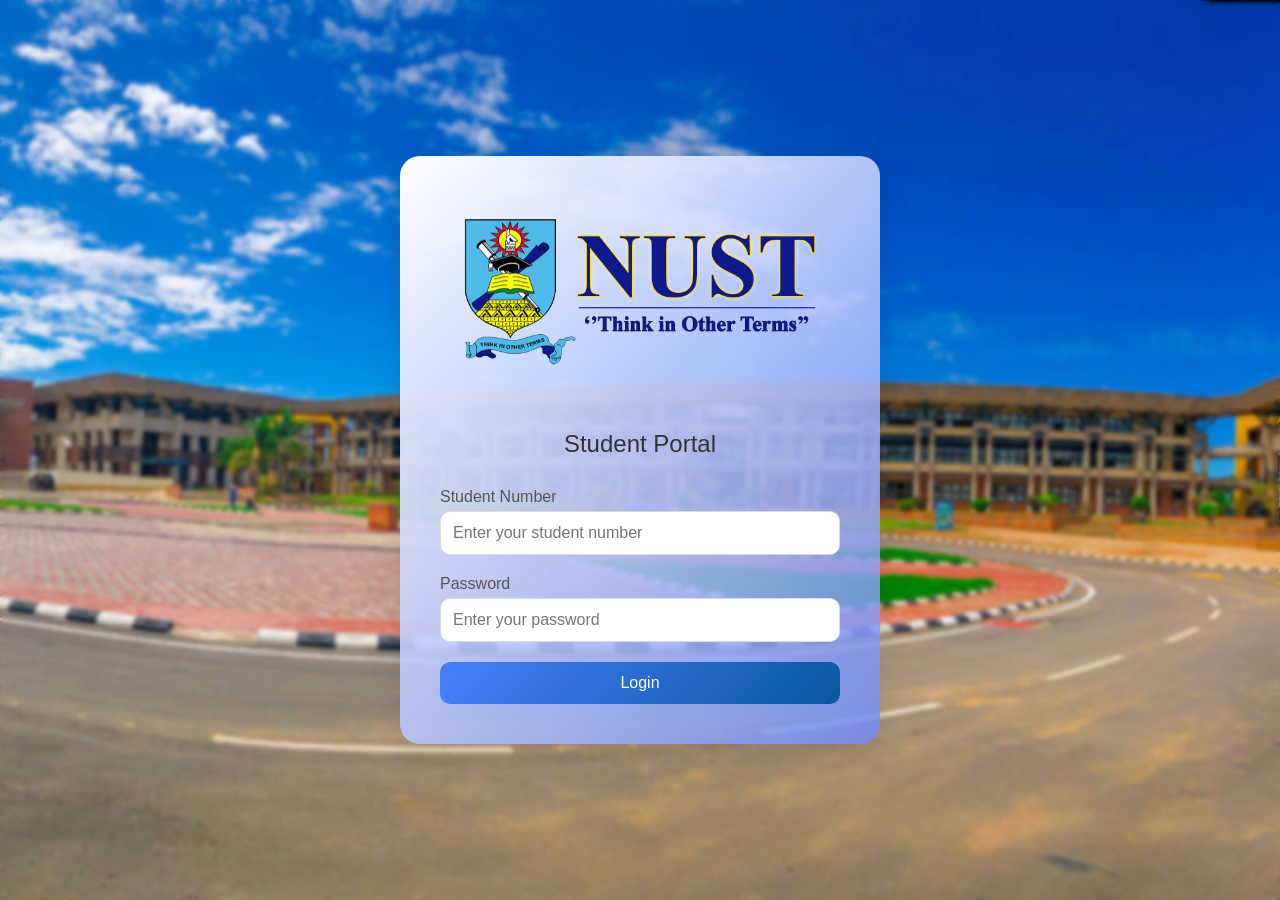
<file: login.html>
<!DOCTYPE html>
<html lang="en">
<head>
    <meta charset="UTF-8">
    <meta name="viewport" content="width=device-width, initial-scale=1.0">
    <title>Login Page</title>
    <link rel="stylesheet" href="styles.css">
    <style>
        body {
            font-family: 'Segoe UI', Tahoma, Geneva, Verdana, sans-serif;
            background: linear-gradient(135deg, #4680fe 0%, #024179 100%);
            display: flex;
            justify-content: center;
            align-items: center;
            height: 100vh;
            margin: 0;
            background-image: url('images/nust_background.jpg');
            background-size: cover;
            background-position: center;
            backdrop-filter: blur(2px);
        }
        .login-container {
            background: linear-gradient(135deg, rgb(255, 255, 255) 0%, rgba(107, 136, 250, 0.8) 100%);
            border-radius: 20px;
            padding: 40px;
            width: 100%;
            max-width: 400px;
            box-shadow: 0 10px 30px rgba(0, 0, 0, 0.1);
            text-align: center;
            margin: 20px;
        }
        h2 {
            margin-bottom: 30px;
            color: #333;
            font-weight: 300;
        }
        .form-group {
            margin-bottom: 20px;
            text-align: left;
        }
        label {
            display: block;
            margin-bottom: 5px;
            color: #555;
            font-weight: 500;
        }
        input {
            width: 100%;
            padding: 12px;
            border: 1px solid #ddd;
            border-radius: 10px;
            font-size: 16px;
            box-sizing: border-box;
            transition: border-color 0.3s;
        }
        input:focus {
            outline: none;
            border-color: #667eea;
        }
        button {
            background: linear-gradient(135deg, #4680fe 0%, #09589d 100%);
            color: white;
            border: none;
            border-radius: 10px;
            padding: 12px 30px;
            font-size: 16px;
            cursor: pointer;
            transition: transform 0.2s, box-shadow 0.2s;
            width: 100%;
        }
        button:hover {
            transform: translateY(-2px);
            box-shadow: 0 5px 15px rgba(0, 0, 0, 0.2);
        }
    </style>
</head>
<body>
    <div class="login-container">
        <img src="images/nust logo.png" alt="NUST Logo" style="max-width: 100%; height: auto; margin-bottom: 20px;">
        <h2>Student Portal</h2>
        <form action="/login" method="POST">
            <div class="form-group">
                <label for="username">Student Number</label>
                <input type="text" id="username" name="username" placeholder="Enter your student number" required>
            </div>
            <div class="form-group">
                <label for="password">Password</label>
                <input type="password" id="password" name="password" placeholder="Enter your password" required>
            </div>
            <button type="submit">Login</button>
        </form>
    </div>
</body>
</html>
</file>
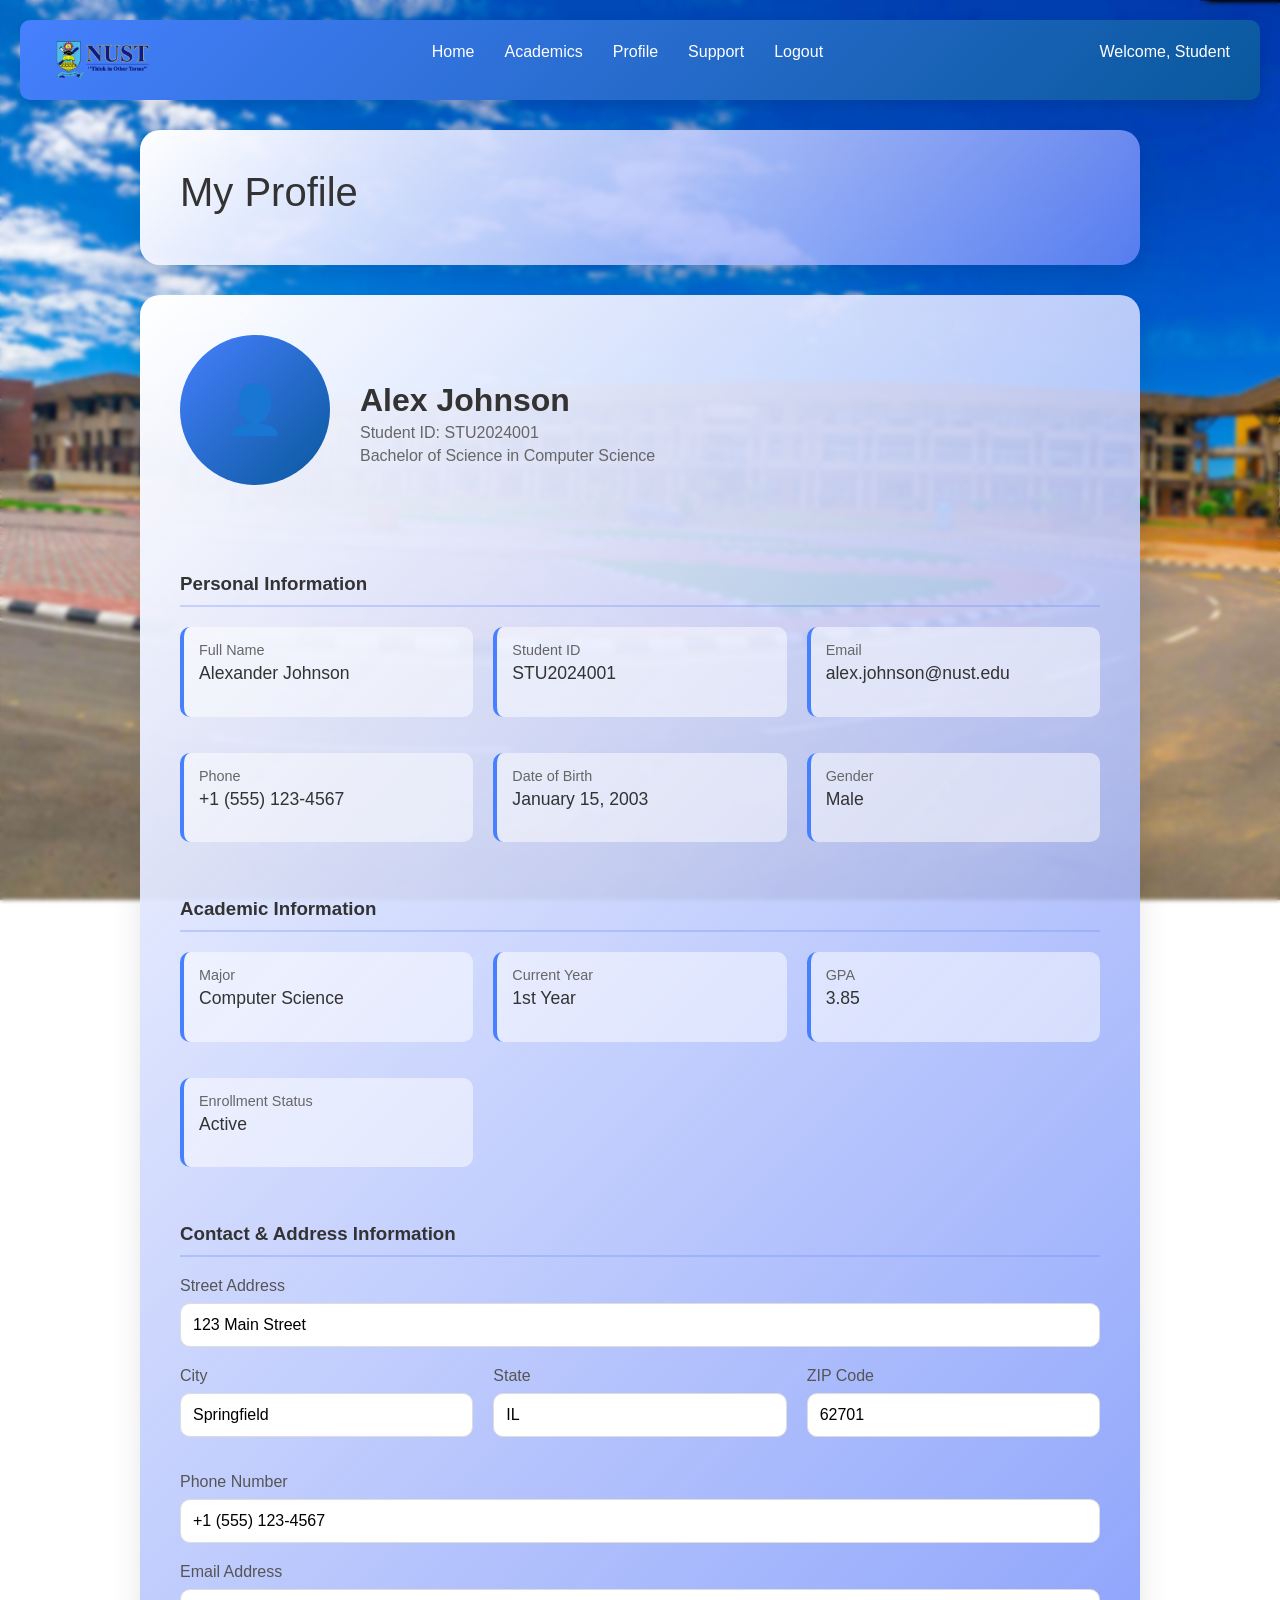
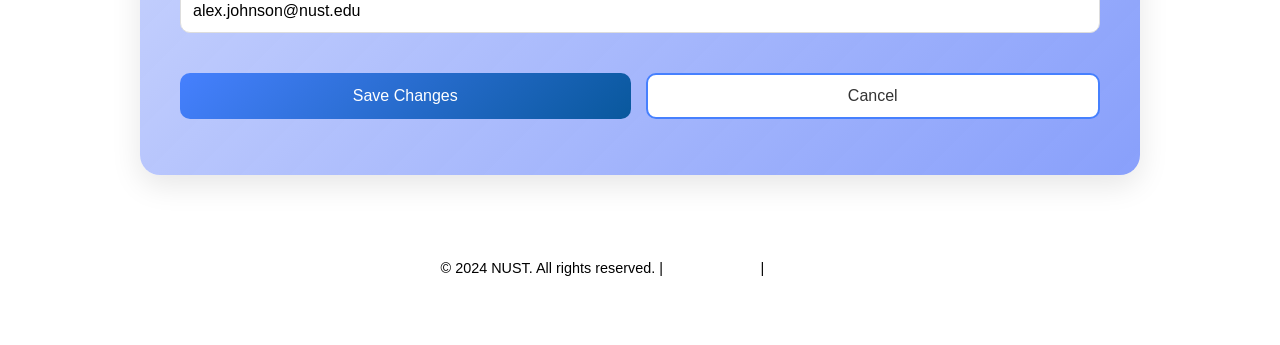
<file: profile.html>
<!DOCTYPE html>
<html lang="en">
<head>
    <meta charset="UTF-8">
    <meta name="viewport" content="width=device-width, initial-scale=1.0">
    <title>Profile - NUST Student Portal</title>
    <link rel="stylesheet" href="styles.css">
    <style>
        body {
            font-family: 'Segoe UI', Tahoma, Geneva, Verdana, sans-serif;
            background: linear-gradient(135deg, #4680fe 0%, #024179 100%);
            min-height: 100vh;
            margin: 0;
            background-image: url('images/nust_background.jpg');
            background-size: cover;
            background-position: center;
            background-attachment: fixed;
            backdrop-filter: blur(2px);
            padding: 20px;
        }
        .navbar {
            background: linear-gradient(135deg, #4680fe 0%, #09589d 100%);
            padding: 15px 30px;
            border-radius: 10px;
            display: flex;
            justify-content: space-between;
            align-items: center;
            margin-bottom: 30px;
            box-shadow: 0 5px 15px rgba(0, 0, 0, 0.1);
        }
        .navbar img {
            max-height: 50px;
            height: auto;
        }
        .navbar-links {
            display: flex;
            gap: 30px;
        }
        .navbar-links a {
            color: white;
            text-decoration: none;
            font-weight: 500;
            transition: opacity 0.3s;
        }
        .navbar-links a:hover {
            opacity: 0.8;
        }
        .container {
            max-width: 1000px;
            margin: 0 auto;
        }
        .page-header {
            background: linear-gradient(135deg, rgb(255, 255, 255) 0%, rgba(107, 136, 250, 0.8) 100%);
            border-radius: 20px;
            padding: 40px;
            margin-bottom: 30px;
            box-shadow: 0 10px 30px rgba(0, 0, 0, 0.1);
        }
        .page-header h1 {
            color: #333;
            margin: 0 0 10px 0;
            font-size: 2.5em;
            font-weight: 300;
        }
        .profile-container {
            background: linear-gradient(135deg, rgb(255, 255, 255) 0%, rgba(107, 136, 250, 0.8) 100%);
            border-radius: 20px;
            padding: 40px;
            box-shadow: 0 10px 30px rgba(0, 0, 0, 0.1);
        }
        .profile-header {
            display: flex;
            gap: 30px;
            margin-bottom: 40px;
            align-items: center;
        }
        .profile-picture {
            width: 150px;
            height: 150px;
            background: linear-gradient(135deg, #4680fe 0%, #09589d 100%);
            border-radius: 50%;
            display: flex;
            align-items: center;
            justify-content: center;
            color: white;
            font-size: 3em;
            flex-shrink: 0;
        }
        .profile-summary h2 {
            color: #333;
            margin: 0;
            font-size: 2em;
        }
        .profile-summary p {
            color: #666;
            margin: 5px 0;
        }
        .section {
            margin-bottom: 40px;
        }
        .section h3 {
            color: #333;
            border-bottom: 2px solid rgba(107, 136, 250, 0.3);
            padding-bottom: 10px;
            margin: 0 0 20px 0;
        }
        .info-grid {
            display: grid;
            grid-template-columns: repeat(auto-fit, minmax(250px, 1fr));
            gap: 20px;
        }
        .info-field {
            background: rgba(255, 255, 255, 0.5);
            padding: 15px;
            border-radius: 10px;
            border-left: 4px solid #4680fe;
        }
        .info-label {
            color: #666;
            font-size: 0.9em;
            font-weight: 500;
            margin-bottom: 5px;
        }
        .info-value {
            color: #333;
            font-size: 1.1em;
            font-weight: 500;
        }
        .form-group {
            margin-bottom: 20px;
        }
        label {
            display: block;
            color: #555;
            font-weight: 500;
            margin-bottom: 8px;
        }
        input, textarea, select {
            width: 100%;
            padding: 12px;
            border: 1px solid #ddd;
            border-radius: 10px;
            font-size: 16px;
            font-family: 'Segoe UI', Tahoma, Geneva, Verdana, sans-serif;
            box-sizing: border-box;
            transition: border-color 0.3s;
        }
        input:focus, textarea:focus, select:focus {
            outline: none;
            border-color: #667eea;
        }
        textarea {
            resize: vertical;
            min-height: 100px;
        }
        .button-group {
            display: flex;
            gap: 15px;
            margin-top: 30px;
        }
        .btn {
            padding: 12px 30px;
            border: none;
            border-radius: 10px;
            font-size: 16px;
            cursor: pointer;
            transition: transform 0.2s, box-shadow 0.2s;
            font-weight: 500;
        }
        .btn-primary {
            background: linear-gradient(135deg, #4680fe 0%, #09589d 100%);
            color: white;
            flex: 1;
        }
        .btn-primary:hover {
            transform: translateY(-2px);
            box-shadow: 0 5px 15px rgba(0, 0, 0, 0.2);
        }
        .btn-secondary {
            background: white;
            color: #333;
            border: 2px solid #4680fe;
            flex: 1;
        }
        .btn-secondary:hover {
            background: #f5f5f5;
        }
        .footer {
            text-align: center;
            padding: 20px;
            color: white;
            margin-top: 50px;
            font-size: 0.9em;
        }
        .user-profile {
            color: white;
            font-weight: 500;
            display: flex;
            align-items: center;
            gap: 10px;
        }
    </style>
</head>
<body>
    <div class="navbar">
        <img src="images/nust logo.png" alt="NUST Logo">
        <div class="navbar-links">
            <a href="homepage.html">Home</a>
            <a href="academics.html">Academics</a>
            <a href="profile.html">Profile</a>
            <a href="support.html">Support</a>
            <a href="login.html">Logout</a>
        </div>
        <div class="user-profile">
            <span>Welcome, Student</span>
        </div>
    </div>

    <div class="container">
        <div class="page-header">
            <h1>My Profile</h1>
        </div>

        <div class="profile-container">
            <div class="profile-header">
                <div class="profile-picture">👤</div>
                <div class="profile-summary">
                    <h2>Alex Johnson</h2>
                    <p>Student ID: STU2024001</p>
                    <p>Bachelor of Science in Computer Science</p>
                </div>
            </div>

            <div class="section">
                <h3>Personal Information</h3>
                <div class="info-grid">
                    <div class="info-field">
                        <div class="info-label">Full Name</div>
                        <div class="info-value">Alexander Johnson</div>
                    </div>
                    <div class="info-field">
                        <div class="info-label">Student ID</div>
                        <div class="info-value">STU2024001</div>
                    </div>
                    <div class="info-field">
                        <div class="info-label">Email</div>
                        <div class="info-value">alex.johnson@nust.edu</div>
                    </div>
                    <div class="info-field">
                        <div class="info-label">Phone</div>
                        <div class="info-value">+1 (555) 123-4567</div>
                    </div>
                    <div class="info-field">
                        <div class="info-label">Date of Birth</div>
                        <div class="info-value">January 15, 2003</div>
                    </div>
                    <div class="info-field">
                        <div class="info-label">Gender</div>
                        <div class="info-value">Male</div>
                    </div>
                </div>
            </div>

            <div class="section">
                <h3>Academic Information</h3>
                <div class="info-grid">
                    <div class="info-field">
                        <div class="info-label">Major</div>
                        <div class="info-value">Computer Science</div>
                    </div>
                    <div class="info-field">
                        <div class="info-label">Current Year</div>
                        <div class="info-value">1st Year</div>
                    </div>
                    <div class="info-field">
                        <div class="info-label">GPA</div>
                        <div class="info-value">3.85</div>
                    </div>
                    <div class="info-field">
                        <div class="info-label">Enrollment Status</div>
                        <div class="info-value">Active</div>
                    </div>
                </div>
            </div>

            <div class="section">
                <h3>Contact & Address Information</h3>
                <form>
                    <div class="form-group">
                        <label for="address">Street Address</label>
                        <input type="text" id="address" name="address" value="123 Main Street" required>
                    </div>
                    <div class="info-grid">
                        <div class="form-group">
                            <label for="city">City</label>
                            <input type="text" id="city" name="city" value="Springfield" required>
                        </div>
                        <div class="form-group">
                            <label for="state">State</label>
                            <input type="text" id="state" name="state" value="IL" required>
                        </div>
                        <div class="form-group">
                            <label for="zip">ZIP Code</label>
                            <input type="text" id="zip" name="zip" value="62701" required>
                        </div>
                    </div>
                    <div class="form-group">
                        <label for="phone">Phone Number</label>
                        <input type="tel" id="phone" name="phone" value="+1 (555) 123-4567" required>
                    </div>
                    <div class="form-group">
                        <label for="email">Email Address</label>
                        <input type="email" id="email" name="email" value="alex.johnson@nust.edu" required>
                    </div>
                </form>
            </div>

            <div class="button-group">
                <button class="btn btn-primary">Save Changes</button>
                <button class="btn btn-secondary">Cancel</button>
            </div>
        </div>
    </div>

    <div class="footer">
        <p>&copy; 2024 NUST. All rights reserved. | <a href="#" style="color: white; text-decoration: none;">Privacy Policy</a> | <a href="#" style="color: white; text-decoration: none;">Contact Us</a></p>
    </div>
</body>
</html>
</file>
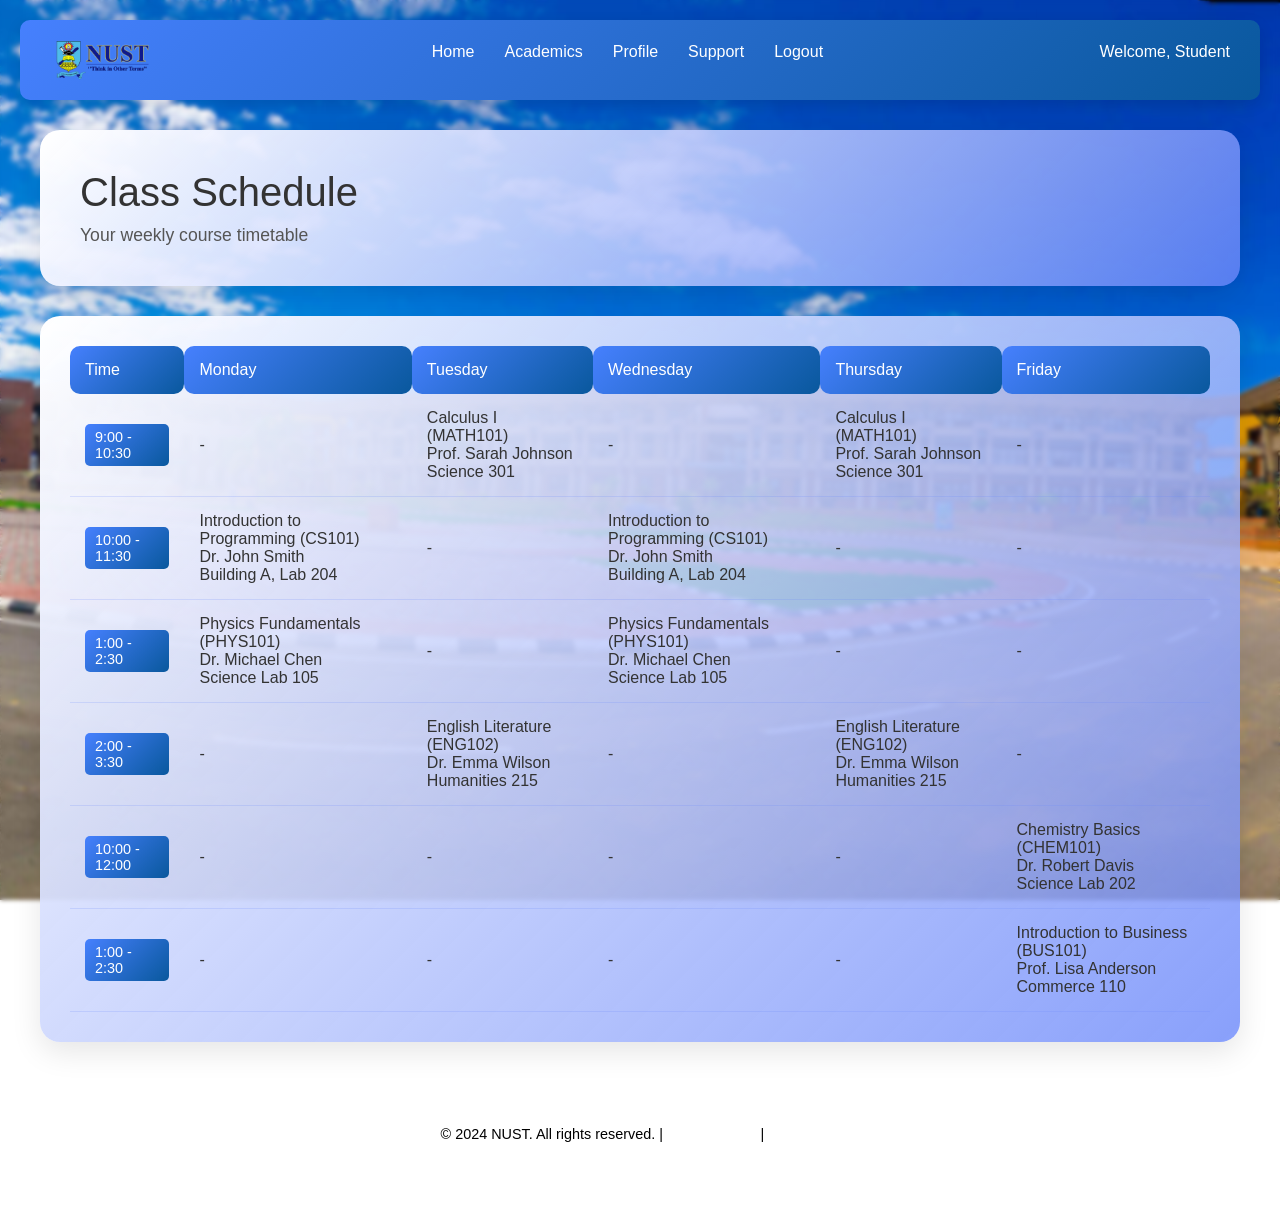
<file: schedule.html>
<!DOCTYPE html>
<html lang="en">
<head>
    <meta charset="UTF-8">
    <meta name="viewport" content="width=device-width, initial-scale=1.0">
    <title>Schedule - NUST Student Portal</title>
    <link rel="stylesheet" href="styles.css">
    <style>
        body {
            font-family: 'Segoe UI', Tahoma, Geneva, Verdana, sans-serif;
            background: linear-gradient(135deg, #4680fe 0%, #024179 100%);
            min-height: 100vh;
            margin: 0;
            background-image: url('images/nust_background.jpg');
            background-size: cover;
            background-position: center;
            background-attachment: fixed;
            backdrop-filter: blur(2px);
            padding: 20px;
        }
        .navbar {
            background: linear-gradient(135deg, #4680fe 0%, #09589d 100%);
            padding: 15px 30px;
            border-radius: 10px;
            display: flex;
            justify-content: space-between;
            align-items: center;
            margin-bottom: 30px;
            box-shadow: 0 5px 15px rgba(0, 0, 0, 0.1);
        }
        .navbar img {
            max-height: 50px;
            height: auto;
        }
        .navbar-links {
            display: flex;
            gap: 30px;
        }
        .navbar-links a {
            color: white;
            text-decoration: none;
            font-weight: 500;
            transition: opacity 0.3s;
        }
        .navbar-links a:hover {
            opacity: 0.8;
        }
        .container {
            max-width: 1200px;
            margin: 0 auto;
        }
        .page-header {
            background: linear-gradient(135deg, rgb(255, 255, 255) 0%, rgba(107, 136, 250, 0.8) 100%);
            border-radius: 20px;
            padding: 40px;
            margin-bottom: 30px;
            box-shadow: 0 10px 30px rgba(0, 0, 0, 0.1);
        }
        .page-header h1 {
            color: #333;
            margin: 0 0 10px 0;
            font-size: 2.5em;
            font-weight: 300;
        }
        .page-header p {
            color: #555;
            margin: 0;
            font-size: 1.1em;
        }
        .schedule-table {
            background: linear-gradient(135deg, rgb(255, 255, 255) 0%, rgba(107, 136, 250, 0.8) 100%);
            border-radius: 20px;
            padding: 30px;
            box-shadow: 0 10px 30px rgba(0, 0, 0, 0.1);
            overflow-x: auto;
        }
        table {
            width: 100%;
            border-collapse: collapse;
        }
        th {
            background: linear-gradient(135deg, #4680fe 0%, #09589d 100%);
            color: white;
            padding: 15px;
            text-align: left;
            font-weight: 500;
            border-radius: 10px;
        }
        td {
            padding: 15px;
            border-bottom: 1px solid rgba(107, 136, 250, 0.2);
            color: #333;
        }
        tr:hover {
            background-color: rgba(107, 136, 250, 0.1);
        }
        .time-badge {
            display: inline-block;
            background: linear-gradient(135deg, #4680fe 0%, #09589d 100%);
            color: white;
            padding: 5px 10px;
            border-radius: 5px;
            font-size: 0.9em;
            font-weight: 500;
        }
        .footer {
            text-align: center;
            padding: 20px;
            color: white;
            margin-top: 50px;
            font-size: 0.9em;
        }
        .user-profile {
            color: white;
            font-weight: 500;
            display: flex;
            align-items: center;
            gap: 10px;
        }
    </style>
</head>
<body>
    <div class="navbar">
        <img src="images/nust logo.png" alt="NUST Logo">
        <div class="navbar-links">
            <a href="homepage.html">Home</a>
            <a href="academics.html">Academics</a>
            <a href="profile.html">Profile</a>
            <a href="support.html">Support</a>
            <a href="login.html">Logout</a>
        </div>
        <div class="user-profile">
            <span>Welcome, Student</span>
        </div>
    </div>

    <div class="container">
        <div class="page-header">
            <h1>Class Schedule</h1>
            <p>Your weekly course timetable</p>
        </div>

        <div class="schedule-table">
            <table>
                <thead>
                    <tr>
                        <th>Time</th>
                        <th>Monday</th>
                        <th>Tuesday</th>
                        <th>Wednesday</th>
                        <th>Thursday</th>
                        <th>Friday</th>
                    </tr>
                </thead>
                <tbody>
                    <tr>
                        <td><span class="time-badge">9:00 - 10:30</span></td>
                        <td>-</td>
                        <td>Calculus I (MATH101)<br>Prof. Sarah Johnson<br>Science 301</td>
                        <td>-</td>
                        <td>Calculus I (MATH101)<br>Prof. Sarah Johnson<br>Science 301</td>
                        <td>-</td>
                    </tr>
                    <tr>
                        <td><span class="time-badge">10:00 - 11:30</span></td>
                        <td>Introduction to Programming (CS101)<br>Dr. John Smith<br>Building A, Lab 204</td>
                        <td>-</td>
                        <td>Introduction to Programming (CS101)<br>Dr. John Smith<br>Building A, Lab 204</td>
                        <td>-</td>
                        <td>-</td>
                    </tr>
                    <tr>
                        <td><span class="time-badge">1:00 - 2:30</span></td>
                        <td>Physics Fundamentals (PHYS101)<br>Dr. Michael Chen<br>Science Lab 105</td>
                        <td>-</td>
                        <td>Physics Fundamentals (PHYS101)<br>Dr. Michael Chen<br>Science Lab 105</td>
                        <td>-</td>
                        <td>-</td>
                    </tr>
                    <tr>
                        <td><span class="time-badge">2:00 - 3:30</span></td>
                        <td>-</td>
                        <td>English Literature (ENG102)<br>Dr. Emma Wilson<br>Humanities 215</td>
                        <td>-</td>
                        <td>English Literature (ENG102)<br>Dr. Emma Wilson<br>Humanities 215</td>
                        <td>-</td>
                    </tr>
                    <tr>
                        <td><span class="time-badge">10:00 - 12:00</span></td>
                        <td>-</td>
                        <td>-</td>
                        <td>-</td>
                        <td>-</td>
                        <td>Chemistry Basics (CHEM101)<br>Dr. Robert Davis<br>Science Lab 202</td>
                    </tr>
                    <tr>
                        <td><span class="time-badge">1:00 - 2:30</span></td>
                        <td>-</td>
                        <td>-</td>
                        <td>-</td>
                        <td>-</td>
                        <td>Introduction to Business (BUS101)<br>Prof. Lisa Anderson<br>Commerce 110</td>
                    </tr>
                </tbody>
            </table>
        </div>
    </div>

    <div class="footer">
        <p>&copy; 2024 NUST. All rights reserved. | <a href="#" style="color: white; text-decoration: none;">Privacy Policy</a> | <a href="#" style="color: white; text-decoration: none;">Contact Us</a></p>
    </div>
</body>
</html>
</file>
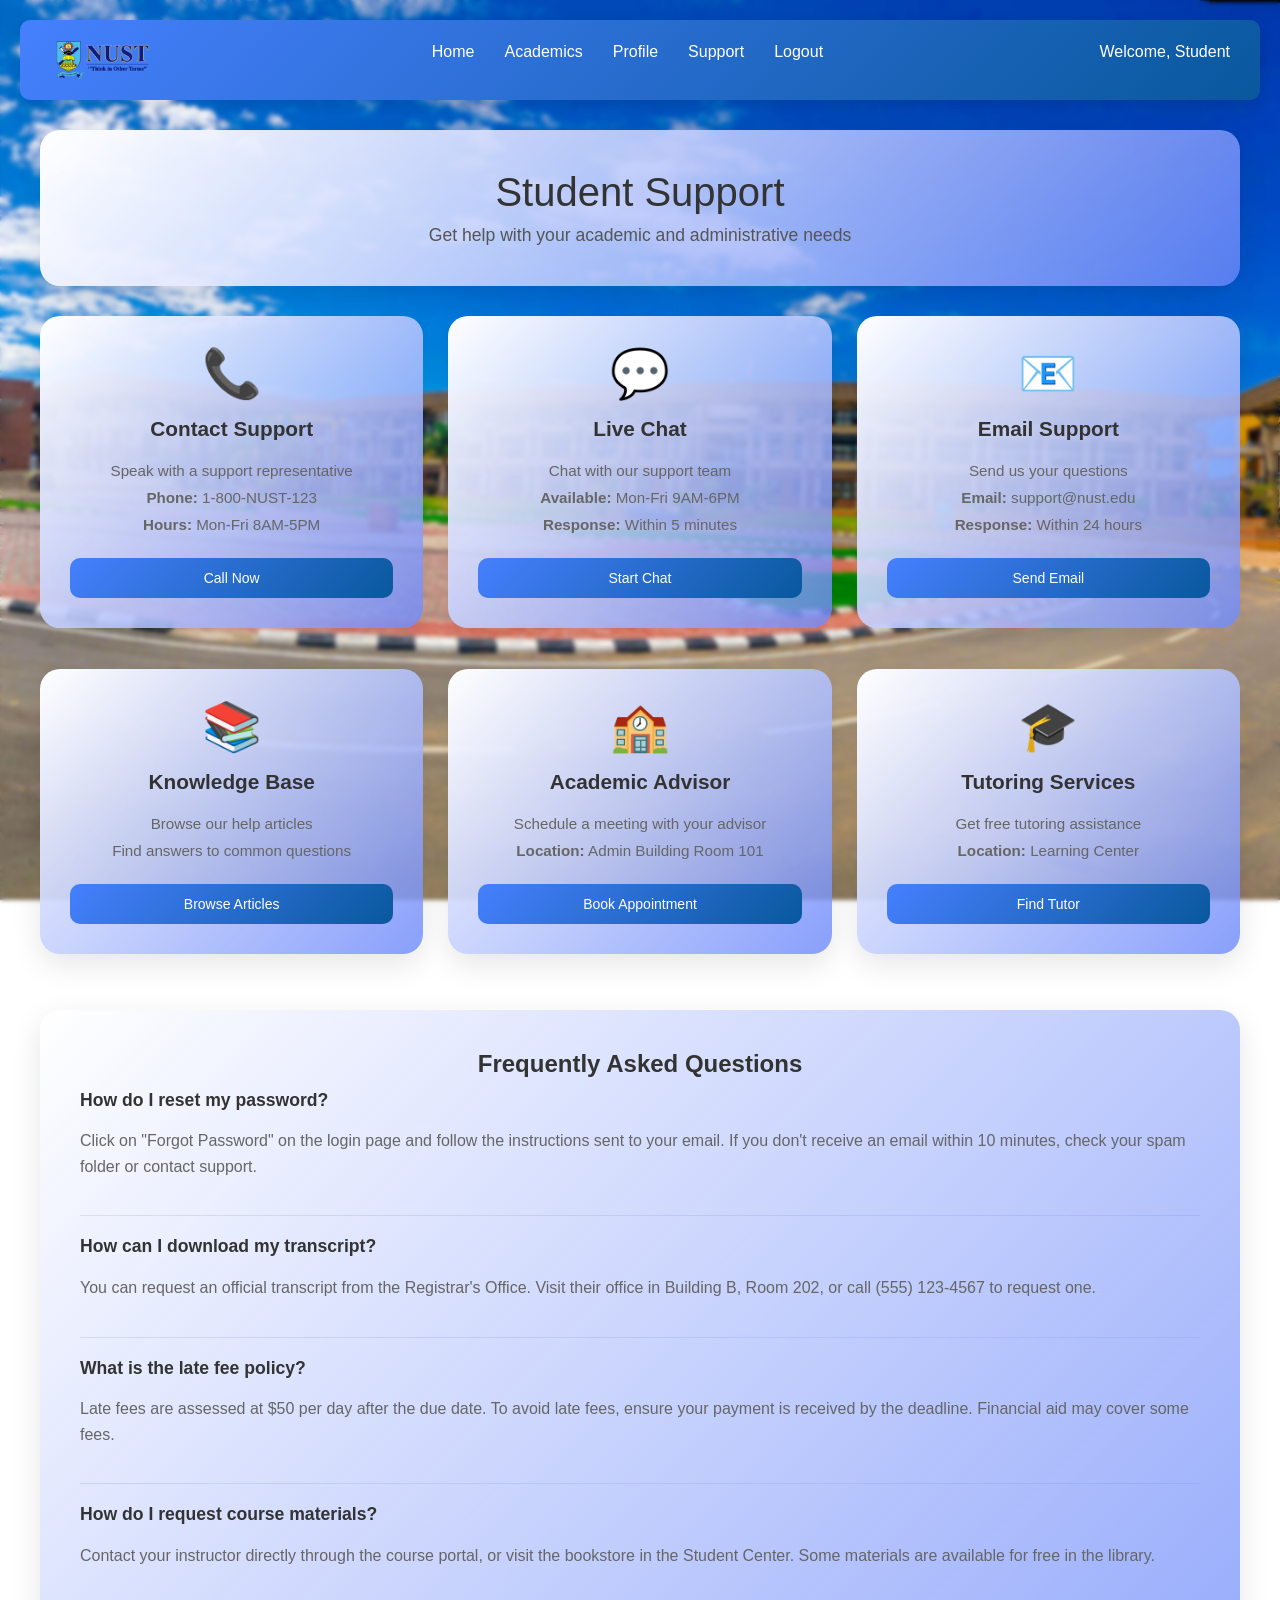
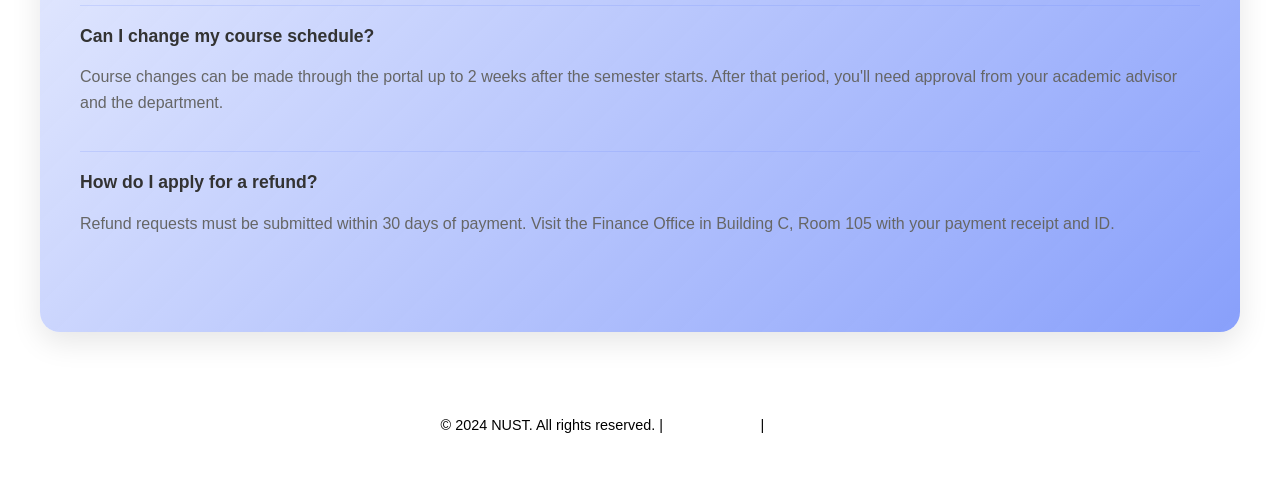
<file: support.html>
<!DOCTYPE html>
<html lang="en">
<head>
    <meta charset="UTF-8">
    <meta name="viewport" content="width=device-width, initial-scale=1.0">
    <title>Support - NUST Student Portal</title>
    <link rel="stylesheet" href="styles.css">
    <style>
        body {
            font-family: 'Segoe UI', Tahoma, Geneva, Verdana, sans-serif;
            background: linear-gradient(135deg, #4680fe 0%, #024179 100%);
            min-height: 100vh;
            margin: 0;
            background-image: url('images/nust_background.jpg');
            background-size: cover;
            background-position: center;
            background-attachment: fixed;
            backdrop-filter: blur(2px);
            padding: 20px;
        }
        .navbar {
            background: linear-gradient(135deg, #4680fe 0%, #09589d 100%);
            padding: 15px 30px;
            border-radius: 10px;
            display: flex;
            justify-content: space-between;
            align-items: center;
            margin-bottom: 30px;
            box-shadow: 0 5px 15px rgba(0, 0, 0, 0.1);
        }
        .navbar img {
            max-height: 50px;
            height: auto;
        }
        .navbar-links {
            display: flex;
            gap: 30px;
        }
        .navbar-links a {
            color: white;
            text-decoration: none;
            font-weight: 500;
            transition: opacity 0.3s;
        }
        .navbar-links a:hover {
            opacity: 0.8;
        }
        .container {
            max-width: 1200px;
            margin: 0 auto;
        }
        .page-header {
            background: linear-gradient(135deg, rgb(255, 255, 255) 0%, rgba(107, 136, 250, 0.8) 100%);
            border-radius: 20px;
            padding: 40px;
            margin-bottom: 30px;
            box-shadow: 0 10px 30px rgba(0, 0, 0, 0.1);
            text-align: center;
        }
        .page-header h1 {
            color: #333;
            margin: 0 0 10px 0;
            font-size: 2.5em;
            font-weight: 300;
        }
        .page-header p {
            color: #555;
            margin: 0;
            font-size: 1.1em;
        }
        .support-grid {
            display: grid;
            grid-template-columns: repeat(auto-fit, minmax(300px, 1fr));
            gap: 25px;
            margin-bottom: 40px;
        }
        .support-card {
            background: linear-gradient(135deg, rgb(255, 255, 255) 0%, rgba(107, 136, 250, 0.8) 100%);
            border-radius: 20px;
            padding: 30px;
            box-shadow: 0 10px 30px rgba(0, 0, 0, 0.1);
            text-align: center;
            transition: transform 0.3s, box-shadow 0.3s;
        }
        .support-card:hover {
            transform: translateY(-5px);
            box-shadow: 0 15px 40px rgba(0, 0, 0, 0.2);
        }
        .support-icon {
            font-size: 3em;
            margin-bottom: 15px;
        }
        .support-card h3 {
            color: #333;
            margin-top: 0;
            font-size: 1.3em;
        }
        .support-card p {
            color: #666;
            margin: 10px 0;
            font-size: 0.95em;
        }
        .support-button {
            background: linear-gradient(135deg, #4680fe 0%, #09589d 100%);
            color: white;
            border: none;
            border-radius: 10px;
            padding: 12px 25px;
            font-size: 14px;
            cursor: pointer;
            transition: transform 0.2s, box-shadow 0.2s;
            margin-top: 15px;
            width: 100%;
        }
        .support-button:hover {
            transform: translateY(-2px);
            box-shadow: 0 5px 15px rgba(0, 0, 0, 0.2);
        }
        .faq-section {
            background: linear-gradient(135deg, rgb(255, 255, 255) 0%, rgba(107, 136, 250, 0.8) 100%);
            border-radius: 20px;
            padding: 40px;
            box-shadow: 0 10px 30px rgba(0, 0, 0, 0.1);
        }
        .faq-section h2 {
            color: #333;
            text-align: center;
            margin-top: 0;
        }
        .faq-item {
            margin-bottom: 20px;
            border-bottom: 1px solid rgba(107, 136, 250, 0.2);
            padding-bottom: 20px;
        }
        .faq-item:last-child {
            border-bottom: none;
        }
        .faq-question {
            color: #333;
            font-weight: 600;
            font-size: 1.1em;
            cursor: pointer;
            transition: color 0.3s;
        }
        .faq-question:hover {
            color: #4680fe;
        }
        .faq-answer {
            color: #666;
            margin-top: 10px;
            line-height: 1.6;
        }
        .footer {
            text-align: center;
            padding: 20px;
            color: white;
            margin-top: 50px;
            font-size: 0.9em;
        }
        .user-profile {
            color: white;
            font-weight: 500;
            display: flex;
            align-items: center;
            gap: 10px;
        }
    </style>
</head>
<body>
    <div class="navbar">
        <img src="images/nust logo.png" alt="NUST Logo">
        <div class="navbar-links">
            <a href="homepage.html">Home</a>
            <a href="academics.html">Academics</a>
            <a href="profile.html">Profile</a>
            <a href="support.html">Support</a>
            <a href="login.html">Logout</a>
        </div>
        <div class="user-profile">
            <span>Welcome, Student</span>
        </div>
    </div>

    <div class="container">
        <div class="page-header">
            <h1>Student Support</h1>
            <p>Get help with your academic and administrative needs</p>
        </div>

        <div class="support-grid">
            <div class="support-card">
                <div class="support-icon">📞</div>
                <h3>Contact Support</h3>
                <p>Speak with a support representative</p>
                <p><strong>Phone:</strong> 1-800-NUST-123</p>
                <p><strong>Hours:</strong> Mon-Fri 8AM-5PM</p>
                <button class="support-button">Call Now</button>
            </div>

            <div class="support-card">
                <div class="support-icon">💬</div>
                <h3>Live Chat</h3>
                <p>Chat with our support team</p>
                <p><strong>Available:</strong> Mon-Fri 9AM-6PM</p>
                <p><strong>Response:</strong> Within 5 minutes</p>
                <button class="support-button">Start Chat</button>
            </div>

            <div class="support-card">
                <div class="support-icon">📧</div>
                <h3>Email Support</h3>
                <p>Send us your questions</p>
                <p><strong>Email:</strong> support@nust.edu</p>
                <p><strong>Response:</strong> Within 24 hours</p>
                <button class="support-button">Send Email</button>
            </div>

            <div class="support-card">
                <div class="support-icon">📚</div>
                <h3>Knowledge Base</h3>
                <p>Browse our help articles</p>
                <p>Find answers to common questions</p>
                <button class="support-button">Browse Articles</button>
            </div>

            <div class="support-card">
                <div class="support-icon">🏫</div>
                <h3>Academic Advisor</h3>
                <p>Schedule a meeting with your advisor</p>
                <p><strong>Location:</strong> Admin Building Room 101</p>
                <button class="support-button">Book Appointment</button>
            </div>

            <div class="support-card">
                <div class="support-icon">🎓</div>
                <h3>Tutoring Services</h3>
                <p>Get free tutoring assistance</p>
                <p><strong>Location:</strong> Learning Center</p>
                <button class="support-button">Find Tutor</button>
            </div>
        </div>

        <div class="faq-section">
            <h2>Frequently Asked Questions</h2>
            
            <div class="faq-item">
                <div class="faq-question">How do I reset my password?</div>
                <div class="faq-answer">
                    Click on "Forgot Password" on the login page and follow the instructions sent to your email. If you don't receive an email within 10 minutes, check your spam folder or contact support.
                </div>
            </div>

            <div class="faq-item">
                <div class="faq-question">How can I download my transcript?</div>
                <div class="faq-answer">
                    You can request an official transcript from the Registrar's Office. Visit their office in Building B, Room 202, or call (555) 123-4567 to request one.
                </div>
            </div>

            <div class="faq-item">
                <div class="faq-question">What is the late fee policy?</div>
                <div class="faq-answer">
                    Late fees are assessed at $50 per day after the due date. To avoid late fees, ensure your payment is received by the deadline. Financial aid may cover some fees.
                </div>
            </div>

            <div class="faq-item">
                <div class="faq-question">How do I request course materials?</div>
                <div class="faq-answer">
                    Contact your instructor directly through the course portal, or visit the bookstore in the Student Center. Some materials are available for free in the library.
                </div>
            </div>

            <div class="faq-item">
                <div class="faq-question">Can I change my course schedule?</div>
                <div class="faq-answer">
                    Course changes can be made through the portal up to 2 weeks after the semester starts. After that period, you'll need approval from your academic advisor and the department.
                </div>
            </div>

            <div class="faq-item">
                <div class="faq-question">How do I apply for a refund?</div>
                <div class="faq-answer">
                    Refund requests must be submitted within 30 days of payment. Visit the Finance Office in Building C, Room 105 with your payment receipt and ID.
                </div>
            </div>
        </div>
    </div>

    <div class="footer">
        <p>&copy; 2024 NUST. All rights reserved. | <a href="#" style="color: white; text-decoration: none;">Privacy Policy</a> | <a href="#" style="color: white; text-decoration: none;">Contact Us</a></p>
    </div>
</body>
</html>
</file>
<file: styles.css>
h2 {
    font-size: 1.5em;
    margin-bottom: 0.5em;
    color: black;
}

p {
    font-size: 1em;
    margin-bottom: 1em;
    color: black;
}

div {
    margin-bottom: 1em;
    color: black;
}

body {
    font-family: Arial, sans-serif;
    background-image: url('images/nust_background.jpg');
    background-size: cover;
    background-position: center;
    color: black;
    margin: 20px;
    background-repeat: no-repeat;
    background-attachment: fixed;
}
</file>
